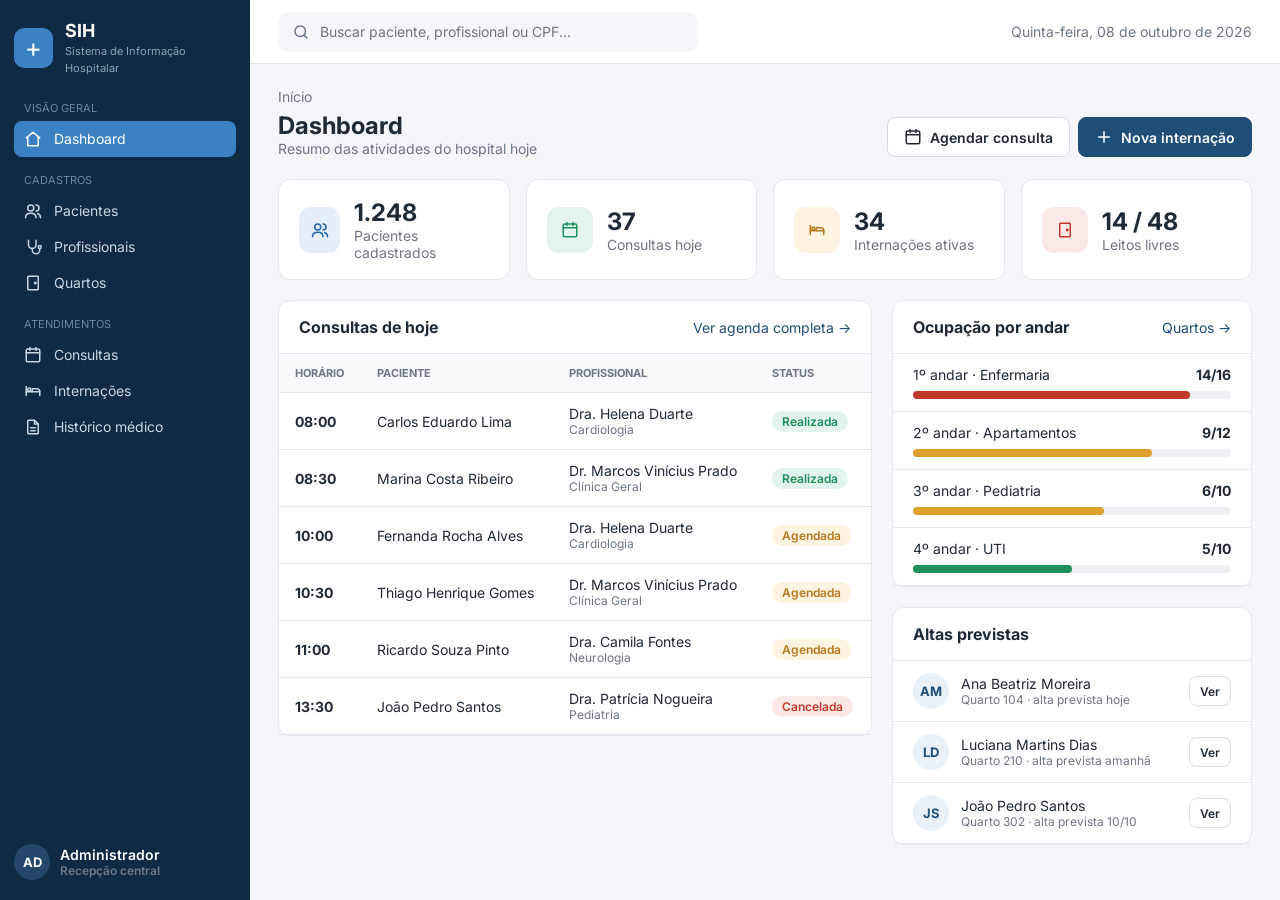
<file: src/main/resources/static/index.html>
<!DOCTYPE html>
<html lang="pt-BR">
<head>
<meta charset="UTF-8">
<meta name="viewport" content="width=device-width, initial-scale=1.0">
<title>Dashboard | SIH</title>
<link rel="preconnect" href="https://fonts.googleapis.com">
<link href="https://fonts.googleapis.com/css2?family=Inter:wght@400;500;600;700;800&display=swap" rel="stylesheet">
<link rel="stylesheet" href="css/style.css">
</head>
<body>
<aside class="sidebar">
  <div class="logo">
    <div class="logo-icone">+</div>
    <div><strong>SIH</strong><span>Sistema de Informação Hospitalar</span></div>
  </div>
  <ul class="menu">
    <li class="menu-titulo">Visão geral</li>
    <li><a href="index.html" class="ativo"><svg viewBox="0 0 24 24" fill="none" stroke="currentColor" stroke-width="2" stroke-linecap="round" stroke-linejoin="round"><path d="M3 10.5 12 3l9 7.5"/><path d="M5 9.5V21h14V9.5"/></svg>Dashboard</a></li>
    <li class="menu-titulo">Cadastros</li>
    <li><a href="pacientes.html"><svg viewBox="0 0 24 24" fill="none" stroke="currentColor" stroke-width="2" stroke-linecap="round" stroke-linejoin="round"><circle cx="9" cy="8" r="4"/><path d="M2 21c0-4 3-6 7-6s7 2 7 6"/><path d="M16 4a4 4 0 0 1 0 8"/><path d="M22 21c0-3-1.5-5-4-5.6"/></svg>Pacientes</a></li>
    <li><a href="profissionais.html"><svg viewBox="0 0 24 24" fill="none" stroke="currentColor" stroke-width="2" stroke-linecap="round" stroke-linejoin="round"><path d="M6 3v6a5 5 0 0 0 10 0V3"/><path d="M11 14v2a5 5 0 0 0 10 0v-2"/><circle cx="21" cy="12" r="2"/></svg>Profissionais</a></li>
    <li><a href="quartos.html"><svg viewBox="0 0 24 24" fill="none" stroke="currentColor" stroke-width="2" stroke-linecap="round" stroke-linejoin="round"><rect x="5" y="3" width="14" height="18" rx="1"/><circle cx="15" cy="12" r="1"/></svg>Quartos</a></li>
    <li class="menu-titulo">Atendimentos</li>
    <li><a href="consultas.html"><svg viewBox="0 0 24 24" fill="none" stroke="currentColor" stroke-width="2" stroke-linecap="round" stroke-linejoin="round"><rect x="3" y="4" width="18" height="17" rx="2"/><path d="M3 9h18M8 2v4M16 2v4"/></svg>Consultas</a></li>
    <li><a href="internacoes.html"><svg viewBox="0 0 24 24" fill="none" stroke="currentColor" stroke-width="2" stroke-linecap="round" stroke-linejoin="round"><path d="M3 18V6"/><path d="M3 13h18v5"/><path d="M21 13a4 4 0 0 0-4-4h-6v4"/><circle cx="7" cy="10" r="2"/></svg>Internações</a></li>
    <li><a href="historico.html"><svg viewBox="0 0 24 24" fill="none" stroke="currentColor" stroke-width="2" stroke-linecap="round" stroke-linejoin="round"><path d="M14 3H6a1 1 0 0 0-1 1v16a1 1 0 0 0 1 1h12a1 1 0 0 0 1-1V8z"/><path d="M14 3v5h5M9 13h6M9 17h6"/></svg>Histórico médico</a></li>
  </ul>
  <div class="usuario">
    <div class="avatar">AD</div>
    <div>Administrador<small>Recepção central</small></div>
  </div>
</aside>
<div class="principal">
  <header class="topo">
    <div class="busca-global"><svg viewBox="0 0 24 24" fill="none" stroke="currentColor" stroke-width="2" stroke-linecap="round" stroke-linejoin="round"><circle cx="11" cy="11" r="7"/><path d="m20 20-3.5-3.5"/></svg><input type="text" placeholder="Buscar paciente, profissional ou CPF..."></div>
    <div class="topo-data">Quinta-feira, 08 de outubro de 2026</div>
  </header>
  <main class="conteudo">
<div class="migalha">Início</div>
<div class="cabecalho-pagina">
  <div><h1>Dashboard</h1><p>Resumo das atividades do hospital hoje</p></div>
  <div class="acoes"><a class="btn btn-secundario" href="consulta-form.html"><svg viewBox="0 0 24 24" fill="none" stroke="currentColor" stroke-width="2" stroke-linecap="round" stroke-linejoin="round"><rect x="3" y="4" width="18" height="17" rx="2"/><path d="M3 9h18M8 2v4M16 2v4"/></svg>Agendar consulta</a><a class="btn btn-primario" href="internacao-form.html"><svg viewBox="0 0 24 24" fill="none" stroke="currentColor" stroke-width="2" stroke-linecap="round" stroke-linejoin="round"><path d="M12 5v14M5 12h14"/></svg>Nova internação</a></div>
</div><div class="grade-stats"><div class="card stat"><div class="stat-icone fundo-azul"><svg viewBox="0 0 24 24" fill="none" stroke="currentColor" stroke-width="2" stroke-linecap="round" stroke-linejoin="round"><circle cx="9" cy="8" r="4"/><path d="M2 21c0-4 3-6 7-6s7 2 7 6"/><path d="M16 4a4 4 0 0 1 0 8"/><path d="M22 21c0-3-1.5-5-4-5.6"/></svg></div><div><div class="stat-valor">1.248</div><div class="stat-rotulo">Pacientes cadastrados</div></div></div><div class="card stat"><div class="stat-icone fundo-verde"><svg viewBox="0 0 24 24" fill="none" stroke="currentColor" stroke-width="2" stroke-linecap="round" stroke-linejoin="round"><rect x="3" y="4" width="18" height="17" rx="2"/><path d="M3 9h18M8 2v4M16 2v4"/></svg></div><div><div class="stat-valor">37</div><div class="stat-rotulo">Consultas hoje</div></div></div><div class="card stat"><div class="stat-icone fundo-amarelo"><svg viewBox="0 0 24 24" fill="none" stroke="currentColor" stroke-width="2" stroke-linecap="round" stroke-linejoin="round"><path d="M3 18V6"/><path d="M3 13h18v5"/><path d="M21 13a4 4 0 0 0-4-4h-6v4"/><circle cx="7" cy="10" r="2"/></svg></div><div><div class="stat-valor">34</div><div class="stat-rotulo">Internações ativas</div></div></div><div class="card stat"><div class="stat-icone fundo-vermelho"><svg viewBox="0 0 24 24" fill="none" stroke="currentColor" stroke-width="2" stroke-linecap="round" stroke-linejoin="round"><rect x="5" y="3" width="14" height="18" rx="1"/><circle cx="15" cy="12" r="1"/></svg></div><div><div class="stat-valor">14 / 48</div><div class="stat-rotulo">Leitos livres</div></div></div></div><div class="grade-2">
  <div class="card">
    <div class="card-cabecalho"><h2>Consultas de hoje</h2><a href="consultas.html">Ver agenda completa →</a></div>
    <div class="tabela-wrap"><table class="tabela"><thead><tr><th>Horário</th><th>Paciente</th><th>Profissional</th><th>Status</th></tr></thead><tbody><tr><td><strong>08:00</strong></td><td>Carlos Eduardo Lima</td><td>Dra. Helena Duarte<br><small class="texto-suave">Cardiologia</small></td><td><span class="selo selo-verde">Realizada</span></td></tr><tr><td><strong>08:30</strong></td><td>Marina Costa Ribeiro</td><td>Dr. Marcos Vinícius Prado<br><small class="texto-suave">Clínica Geral</small></td><td><span class="selo selo-verde">Realizada</span></td></tr><tr><td><strong>10:00</strong></td><td>Fernanda Rocha Alves</td><td>Dra. Helena Duarte<br><small class="texto-suave">Cardiologia</small></td><td><span class="selo selo-amarelo">Agendada</span></td></tr><tr><td><strong>10:30</strong></td><td>Thiago Henrique Gomes</td><td>Dr. Marcos Vinícius Prado<br><small class="texto-suave">Clínica Geral</small></td><td><span class="selo selo-amarelo">Agendada</span></td></tr><tr><td><strong>11:00</strong></td><td>Ricardo Souza Pinto</td><td>Dra. Camila Fontes<br><small class="texto-suave">Neurologia</small></td><td><span class="selo selo-amarelo">Agendada</span></td></tr><tr><td><strong>13:30</strong></td><td>João Pedro Santos</td><td>Dra. Patrícia Nogueira<br><small class="texto-suave">Pediatria</small></td><td><span class="selo selo-vermelho">Cancelada</span></td></tr></tbody></table></div>
  </div>
  <div>
    <div class="card">
      <div class="card-cabecalho"><h2>Ocupação por andar</h2><a href="quartos.html">Quartos →</a></div>
      <ul class="lista-simples"><li style="display:block"><div style="display:flex;justify-content:space-between"><span>1º andar · Enfermaria</span><strong>14/16</strong></div><div class="barra cheia"><span style="width:87%"></span></div></li><li style="display:block"><div style="display:flex;justify-content:space-between"><span>2º andar · Apartamentos</span><strong>9/12</strong></div><div class="barra media"><span style="width:75%"></span></div></li><li style="display:block"><div style="display:flex;justify-content:space-between"><span>3º andar · Pediatria</span><strong>6/10</strong></div><div class="barra media"><span style="width:60%"></span></div></li><li style="display:block"><div style="display:flex;justify-content:space-between"><span>4º andar · UTI</span><strong>5/10</strong></div><div class="barra"><span style="width:50%"></span></div></li></ul>
    </div>
    <div class="card mt-20">
      <div class="card-cabecalho"><h2>Altas previstas</h2></div>
      <ul class="lista-simples"><li><div class="pessoa"><div class="avatar">AM</div><div>Ana Beatriz Moreira<small>Quarto 104 · alta prevista hoje</small></div></div><a href="internacoes.html" class="btn btn-secundario btn-pequeno">Ver</a></li><li><div class="pessoa"><div class="avatar">LD</div><div>Luciana Martins Dias<small>Quarto 210 · alta prevista amanhã</small></div></div><a href="internacoes.html" class="btn btn-secundario btn-pequeno">Ver</a></li><li><div class="pessoa"><div class="avatar">JS</div><div>João Pedro Santos<small>Quarto 302 · alta prevista 10/10</small></div></div><a href="internacoes.html" class="btn btn-secundario btn-pequeno">Ver</a></li></ul>
    </div>
  </div>
</div>
  </main>
</div>
</body>
</html>
</file>
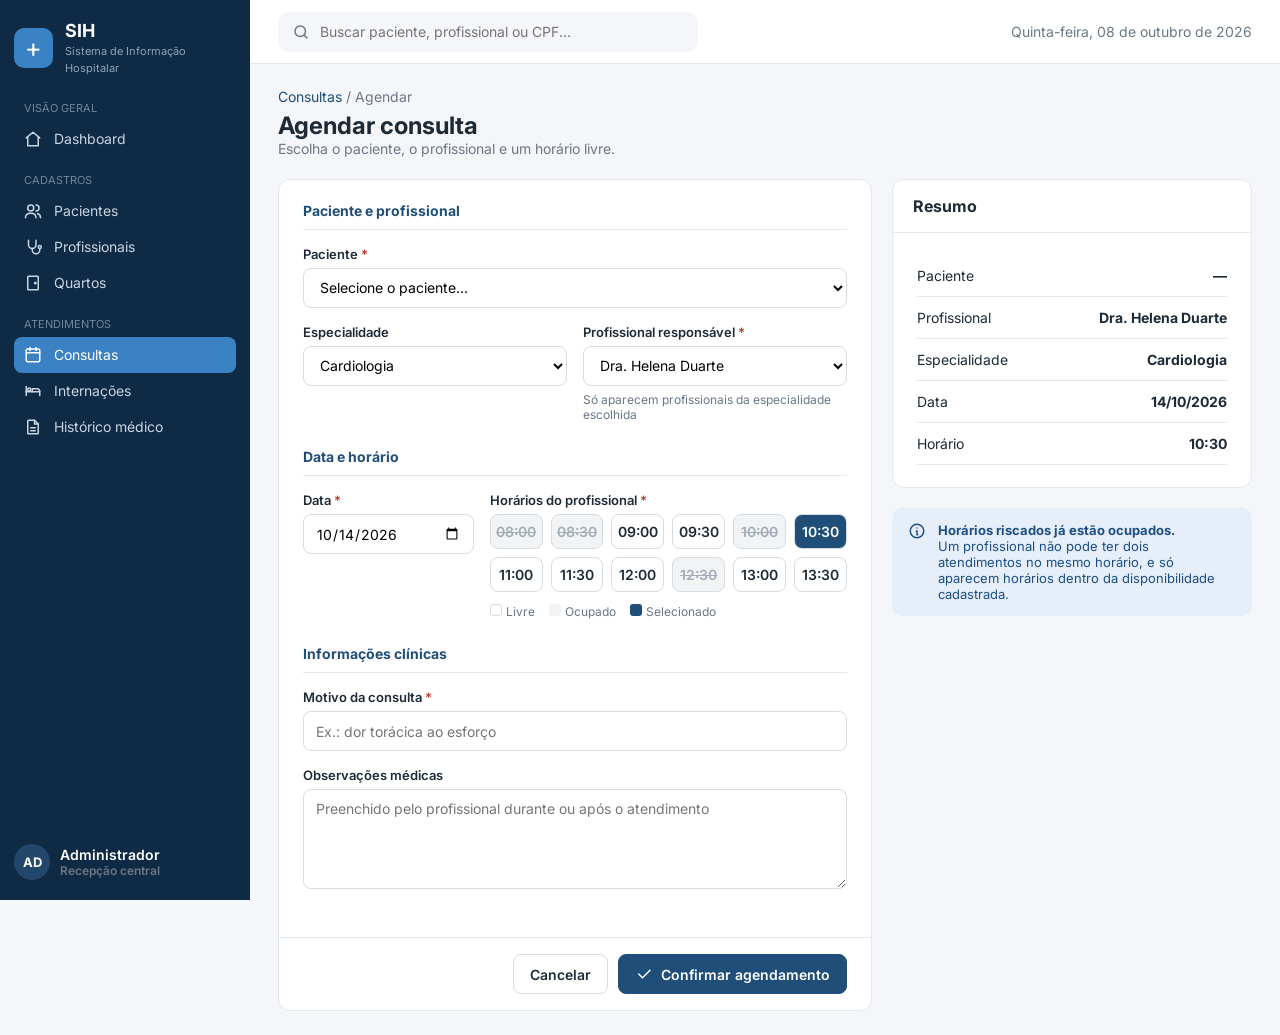
<file: src/main/resources/static/consulta-form.html>
<!DOCTYPE html>
<html lang="pt-BR">
<head>
<meta charset="UTF-8">
<meta name="viewport" content="width=device-width, initial-scale=1.0">
<title>Agendar consulta | SIH</title>
<link rel="preconnect" href="https://fonts.googleapis.com">
<link href="https://fonts.googleapis.com/css2?family=Inter:wght@400;500;600;700;800&display=swap" rel="stylesheet">
<link rel="stylesheet" href="css/style.css">
</head>
<body>
<aside class="sidebar">
  <div class="logo">
    <div class="logo-icone">+</div>
    <div><strong>SIH</strong><span>Sistema de Informação Hospitalar</span></div>
  </div>
  <ul class="menu">
    <li class="menu-titulo">Visão geral</li>
    <li><a href="index.html"><svg viewBox="0 0 24 24" fill="none" stroke="currentColor" stroke-width="2" stroke-linecap="round" stroke-linejoin="round"><path d="M3 10.5 12 3l9 7.5"/><path d="M5 9.5V21h14V9.5"/></svg>Dashboard</a></li>
    <li class="menu-titulo">Cadastros</li>
    <li><a href="pacientes.html"><svg viewBox="0 0 24 24" fill="none" stroke="currentColor" stroke-width="2" stroke-linecap="round" stroke-linejoin="round"><circle cx="9" cy="8" r="4"/><path d="M2 21c0-4 3-6 7-6s7 2 7 6"/><path d="M16 4a4 4 0 0 1 0 8"/><path d="M22 21c0-3-1.5-5-4-5.6"/></svg>Pacientes</a></li>
    <li><a href="profissionais.html"><svg viewBox="0 0 24 24" fill="none" stroke="currentColor" stroke-width="2" stroke-linecap="round" stroke-linejoin="round"><path d="M6 3v6a5 5 0 0 0 10 0V3"/><path d="M11 14v2a5 5 0 0 0 10 0v-2"/><circle cx="21" cy="12" r="2"/></svg>Profissionais</a></li>
    <li><a href="quartos.html"><svg viewBox="0 0 24 24" fill="none" stroke="currentColor" stroke-width="2" stroke-linecap="round" stroke-linejoin="round"><rect x="5" y="3" width="14" height="18" rx="1"/><circle cx="15" cy="12" r="1"/></svg>Quartos</a></li>
    <li class="menu-titulo">Atendimentos</li>
    <li><a href="consultas.html" class="ativo"><svg viewBox="0 0 24 24" fill="none" stroke="currentColor" stroke-width="2" stroke-linecap="round" stroke-linejoin="round"><rect x="3" y="4" width="18" height="17" rx="2"/><path d="M3 9h18M8 2v4M16 2v4"/></svg>Consultas</a></li>
    <li><a href="internacoes.html"><svg viewBox="0 0 24 24" fill="none" stroke="currentColor" stroke-width="2" stroke-linecap="round" stroke-linejoin="round"><path d="M3 18V6"/><path d="M3 13h18v5"/><path d="M21 13a4 4 0 0 0-4-4h-6v4"/><circle cx="7" cy="10" r="2"/></svg>Internações</a></li>
    <li><a href="historico.html"><svg viewBox="0 0 24 24" fill="none" stroke="currentColor" stroke-width="2" stroke-linecap="round" stroke-linejoin="round"><path d="M14 3H6a1 1 0 0 0-1 1v16a1 1 0 0 0 1 1h12a1 1 0 0 0 1-1V8z"/><path d="M14 3v5h5M9 13h6M9 17h6"/></svg>Histórico médico</a></li>
  </ul>
  <div class="usuario">
    <div class="avatar">AD</div>
    <div>Administrador<small>Recepção central</small></div>
  </div>
</aside>
<div class="principal">
  <header class="topo">
    <div class="busca-global"><svg viewBox="0 0 24 24" fill="none" stroke="currentColor" stroke-width="2" stroke-linecap="round" stroke-linejoin="round"><circle cx="11" cy="11" r="7"/><path d="m20 20-3.5-3.5"/></svg><input type="text" placeholder="Buscar paciente, profissional ou CPF..."></div>
    <div class="topo-data">Quinta-feira, 08 de outubro de 2026</div>
  </header>
  <main class="conteudo">
<div class="migalha"><a href="consultas.html">Consultas</a> / Agendar</div>
<div class="cabecalho-pagina">
  <div><h1>Agendar consulta</h1><p>Escolha o paciente, o profissional e um horário livre.</p></div>
  <div class="acoes"></div>
</div><div class="grade-2">
  <div class="card">
    <div class="card-corpo">
      <div class="form-secao"><h3>Paciente e profissional</h3><div class="campos"><div class="campo col-12"><label>Paciente <span class="obrigatorio">*</span></label><select><option>Selecione o paciente...</option><option>Ana Beatriz Moreira — 123.456.789-00</option><option>Carlos Eduardo Lima — 234.567.890-11</option><option>Fernanda Rocha Alves — 345.678.901-22</option><option>João Pedro Santos — 456.789.012-33</option><option>Marina Costa Ribeiro — 567.890.123-44</option><option>Ricardo Souza Pinto — 678.901.234-55</option><option>Luciana Martins Dias — 789.012.345-66</option><option>Thiago Henrique Gomes — 890.123.456-77</option></select></div><div class="campo col-6"><label>Especialidade</label><select><option>Cardiologia</option><option>Clínica Geral</option><option>Pediatria</option><option>Ortopedia</option><option>Neurologia</option></select></div><div class="campo col-6"><label>Profissional responsável <span class="obrigatorio">*</span></label><select><option>Dra. Helena Duarte</option></select><small>Só aparecem profissionais da especialidade escolhida</small></div></div></div>
      <div class="form-secao"><h3>Data e horário</h3><div class="campos"><div class="campo col-4"><label>Data <span class="obrigatorio">*</span></label><input type="date" placeholder="" value="2026-10-14"></div><div class="campo col-8"><label>Horários do profissional <span class="obrigatorio">*</span></label><div class="horarios"><div class="horario ocupado">08:00</div><div class="horario ocupado">08:30</div><div class="horario ">09:00</div><div class="horario ">09:30</div><div class="horario ocupado">10:00</div><div class="horario selecionado">10:30</div><div class="horario ">11:00</div><div class="horario ">11:30</div><div class="horario ">12:00</div><div class="horario ocupado">12:30</div><div class="horario ">13:00</div><div class="horario ">13:30</div></div><div class="legenda" style="margin-top:6px"><span><i style="background:#fff;border:1px solid #d5dce3"></i>Livre</span><span><i style="background:#f1f3f5"></i>Ocupado</span><span><i style="background:#1f4e79"></i>Selecionado</span></div></div></div></div>
      <div class="form-secao"><h3>Informações clínicas</h3><div class="campos"><div class="campo col-12"><label>Motivo da consulta <span class="obrigatorio">*</span></label><input type="text" placeholder="Ex.: dor torácica ao esforço"></div><div class="campo col-12"><label>Observações médicas</label><textarea placeholder="Preenchido pelo profissional durante ou após o atendimento"></textarea></div></div></div>
    </div>
    <div class="rodape-form"><a class="btn btn-secundario" href="consultas.html">Cancelar</a><button type="button" class="btn btn-primario"><svg viewBox="0 0 24 24" fill="none" stroke="currentColor" stroke-width="2" stroke-linecap="round" stroke-linejoin="round"><path d="m5 12 5 5L20 7"/></svg>Confirmar agendamento</button></div>
  </div>
  <div>
    <div class="card">
      <div class="card-cabecalho"><h2>Resumo</h2></div>
      <div class="card-corpo"><ul class="resumo">
        <li><span>Paciente</span><strong>—</strong></li>
        <li><span>Profissional</span><strong>Dra. Helena Duarte</strong></li>
        <li><span>Especialidade</span><strong>Cardiologia</strong></li>
        <li><span>Data</span><strong>14/10/2026</strong></li>
        <li><span>Horário</span><strong>10:30</strong></li>
      </ul></div>
    </div>
    <div class="aviso aviso-info mt-20"><svg viewBox="0 0 24 24" fill="none" stroke="currentColor" stroke-width="2" stroke-linecap="round" stroke-linejoin="round"><circle cx="12" cy="12" r="9"/><path d="M12 8h.01M11 12h1v5h1"/></svg><div><strong>Horários riscados já estão ocupados.</strong><br>Um profissional não pode ter dois atendimentos no mesmo horário, e só aparecem horários dentro da disponibilidade cadastrada.</div></div>
  </div>
</div>
  </main>
</div>
</body>
</html>
</file>
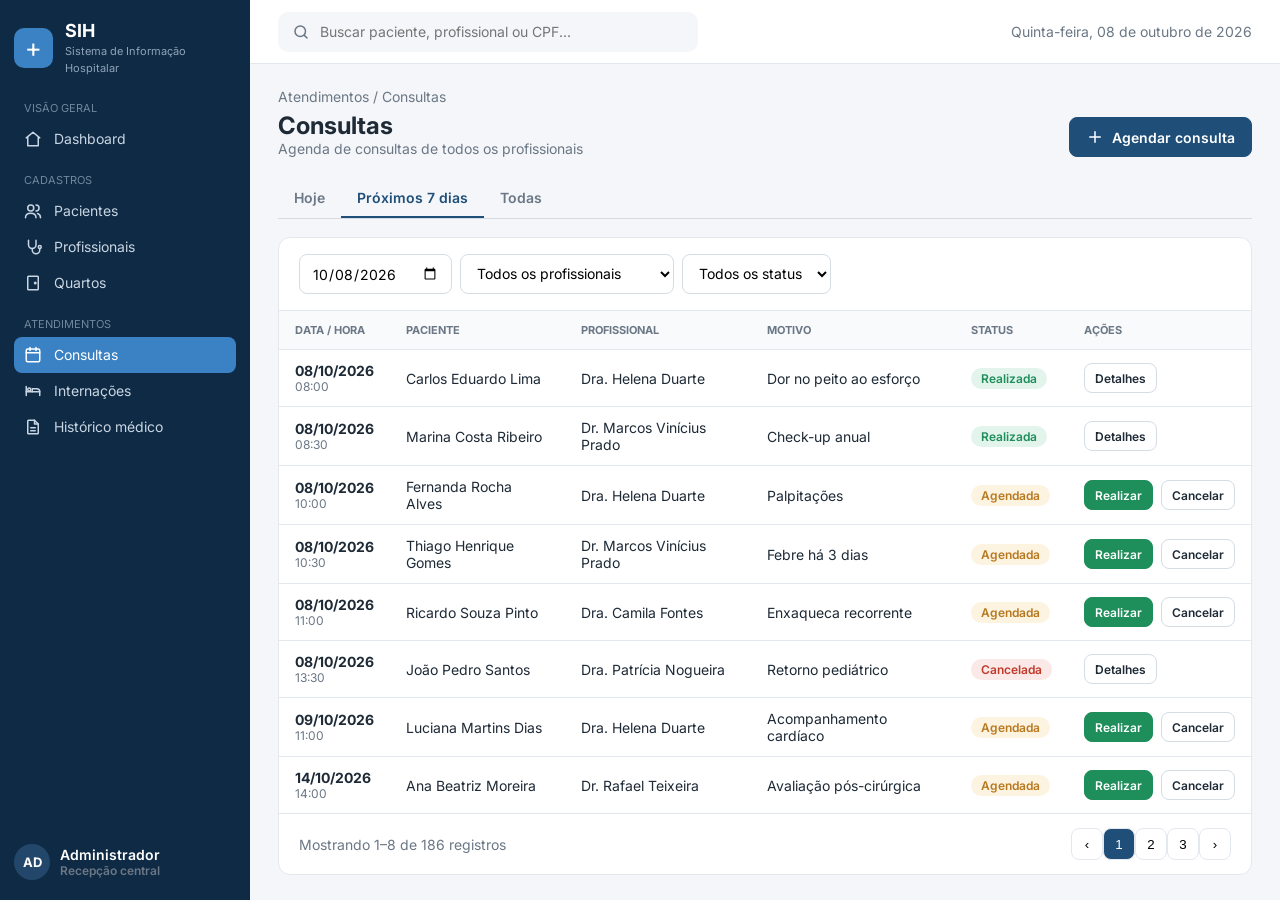
<file: src/main/resources/static/consultas.html>
<!DOCTYPE html>
<html lang="pt-BR">
<head>
<meta charset="UTF-8">
<meta name="viewport" content="width=device-width, initial-scale=1.0">
<title>Consultas | SIH</title>
<link rel="preconnect" href="https://fonts.googleapis.com">
<link href="https://fonts.googleapis.com/css2?family=Inter:wght@400;500;600;700;800&display=swap" rel="stylesheet">
<link rel="stylesheet" href="css/style.css">
</head>
<body>
<aside class="sidebar">
  <div class="logo">
    <div class="logo-icone">+</div>
    <div><strong>SIH</strong><span>Sistema de Informação Hospitalar</span></div>
  </div>
  <ul class="menu">
    <li class="menu-titulo">Visão geral</li>
    <li><a href="index.html"><svg viewBox="0 0 24 24" fill="none" stroke="currentColor" stroke-width="2" stroke-linecap="round" stroke-linejoin="round"><path d="M3 10.5 12 3l9 7.5"/><path d="M5 9.5V21h14V9.5"/></svg>Dashboard</a></li>
    <li class="menu-titulo">Cadastros</li>
    <li><a href="pacientes.html"><svg viewBox="0 0 24 24" fill="none" stroke="currentColor" stroke-width="2" stroke-linecap="round" stroke-linejoin="round"><circle cx="9" cy="8" r="4"/><path d="M2 21c0-4 3-6 7-6s7 2 7 6"/><path d="M16 4a4 4 0 0 1 0 8"/><path d="M22 21c0-3-1.5-5-4-5.6"/></svg>Pacientes</a></li>
    <li><a href="profissionais.html"><svg viewBox="0 0 24 24" fill="none" stroke="currentColor" stroke-width="2" stroke-linecap="round" stroke-linejoin="round"><path d="M6 3v6a5 5 0 0 0 10 0V3"/><path d="M11 14v2a5 5 0 0 0 10 0v-2"/><circle cx="21" cy="12" r="2"/></svg>Profissionais</a></li>
    <li><a href="quartos.html"><svg viewBox="0 0 24 24" fill="none" stroke="currentColor" stroke-width="2" stroke-linecap="round" stroke-linejoin="round"><rect x="5" y="3" width="14" height="18" rx="1"/><circle cx="15" cy="12" r="1"/></svg>Quartos</a></li>
    <li class="menu-titulo">Atendimentos</li>
    <li><a href="consultas.html" class="ativo"><svg viewBox="0 0 24 24" fill="none" stroke="currentColor" stroke-width="2" stroke-linecap="round" stroke-linejoin="round"><rect x="3" y="4" width="18" height="17" rx="2"/><path d="M3 9h18M8 2v4M16 2v4"/></svg>Consultas</a></li>
    <li><a href="internacoes.html"><svg viewBox="0 0 24 24" fill="none" stroke="currentColor" stroke-width="2" stroke-linecap="round" stroke-linejoin="round"><path d="M3 18V6"/><path d="M3 13h18v5"/><path d="M21 13a4 4 0 0 0-4-4h-6v4"/><circle cx="7" cy="10" r="2"/></svg>Internações</a></li>
    <li><a href="historico.html"><svg viewBox="0 0 24 24" fill="none" stroke="currentColor" stroke-width="2" stroke-linecap="round" stroke-linejoin="round"><path d="M14 3H6a1 1 0 0 0-1 1v16a1 1 0 0 0 1 1h12a1 1 0 0 0 1-1V8z"/><path d="M14 3v5h5M9 13h6M9 17h6"/></svg>Histórico médico</a></li>
  </ul>
  <div class="usuario">
    <div class="avatar">AD</div>
    <div>Administrador<small>Recepção central</small></div>
  </div>
</aside>
<div class="principal">
  <header class="topo">
    <div class="busca-global"><svg viewBox="0 0 24 24" fill="none" stroke="currentColor" stroke-width="2" stroke-linecap="round" stroke-linejoin="round"><circle cx="11" cy="11" r="7"/><path d="m20 20-3.5-3.5"/></svg><input type="text" placeholder="Buscar paciente, profissional ou CPF..."></div>
    <div class="topo-data">Quinta-feira, 08 de outubro de 2026</div>
  </header>
  <main class="conteudo">
<div class="migalha">Atendimentos / Consultas</div>
<div class="cabecalho-pagina">
  <div><h1>Consultas</h1><p>Agenda de consultas de todos os profissionais</p></div>
  <div class="acoes"><a class="btn btn-primario" href="consulta-form.html"><svg viewBox="0 0 24 24" fill="none" stroke="currentColor" stroke-width="2" stroke-linecap="round" stroke-linejoin="round"><path d="M12 5v14M5 12h14"/></svg>Agendar consulta</a></div>
</div><div class="abas"><a href="#">Hoje</a><a href="#" class="ativo">Próximos 7 dias</a><a href="#">Todas</a></div>
<div class="card">
  <div class="card-cabecalho">
    <div class="filtros">
      <input type="date" value="2026-10-08">
      <select><option>Todos os profissionais</option><option>Dra. Helena Duarte</option><option>Dr. Marcos Vinícius Prado</option><option>Dra. Patrícia Nogueira</option><option>Dr. Rafael Teixeira</option><option>Dra. Camila Fontes</option><option>Enf. Bruno Carvalho</option></select>
      <select><option>Todos os status</option><option>Agendada</option><option>Realizada</option><option>Cancelada</option></select>
    </div>
  </div>
  <div class="tabela-wrap"><table class="tabela"><thead><tr><th>Data / hora</th><th>Paciente</th><th>Profissional</th><th>Motivo</th><th>Status</th><th>Ações</th></tr></thead><tbody><tr><td><strong>08/10/2026</strong><br><small class="texto-suave">08:00</small></td><td>Carlos Eduardo Lima</td><td>Dra. Helena Duarte</td><td>Dor no peito ao esforço</td><td><span class="selo selo-verde">Realizada</span></td><td><div class="acoes-linha"><button type="button" class="btn btn-secundario btn-pequeno">Detalhes</button></div></td></tr><tr><td><strong>08/10/2026</strong><br><small class="texto-suave">08:30</small></td><td>Marina Costa Ribeiro</td><td>Dr. Marcos Vinícius Prado</td><td>Check-up anual</td><td><span class="selo selo-verde">Realizada</span></td><td><div class="acoes-linha"><button type="button" class="btn btn-secundario btn-pequeno">Detalhes</button></div></td></tr><tr><td><strong>08/10/2026</strong><br><small class="texto-suave">10:00</small></td><td>Fernanda Rocha Alves</td><td>Dra. Helena Duarte</td><td>Palpitações</td><td><span class="selo selo-amarelo">Agendada</span></td><td><div class="acoes-linha"><button type="button" class="btn btn-sucesso btn-pequeno">Realizar</button><button type="button" class="btn btn-secundario btn-pequeno">Cancelar</button></div></td></tr><tr><td><strong>08/10/2026</strong><br><small class="texto-suave">10:30</small></td><td>Thiago Henrique Gomes</td><td>Dr. Marcos Vinícius Prado</td><td>Febre há 3 dias</td><td><span class="selo selo-amarelo">Agendada</span></td><td><div class="acoes-linha"><button type="button" class="btn btn-sucesso btn-pequeno">Realizar</button><button type="button" class="btn btn-secundario btn-pequeno">Cancelar</button></div></td></tr><tr><td><strong>08/10/2026</strong><br><small class="texto-suave">11:00</small></td><td>Ricardo Souza Pinto</td><td>Dra. Camila Fontes</td><td>Enxaqueca recorrente</td><td><span class="selo selo-amarelo">Agendada</span></td><td><div class="acoes-linha"><button type="button" class="btn btn-sucesso btn-pequeno">Realizar</button><button type="button" class="btn btn-secundario btn-pequeno">Cancelar</button></div></td></tr><tr><td><strong>08/10/2026</strong><br><small class="texto-suave">13:30</small></td><td>João Pedro Santos</td><td>Dra. Patrícia Nogueira</td><td>Retorno pediátrico</td><td><span class="selo selo-vermelho">Cancelada</span></td><td><div class="acoes-linha"><button type="button" class="btn btn-secundario btn-pequeno">Detalhes</button></div></td></tr><tr><td><strong>09/10/2026</strong><br><small class="texto-suave">11:00</small></td><td>Luciana Martins Dias</td><td>Dra. Helena Duarte</td><td>Acompanhamento cardíaco</td><td><span class="selo selo-amarelo">Agendada</span></td><td><div class="acoes-linha"><button type="button" class="btn btn-sucesso btn-pequeno">Realizar</button><button type="button" class="btn btn-secundario btn-pequeno">Cancelar</button></div></td></tr><tr><td><strong>14/10/2026</strong><br><small class="texto-suave">14:00</small></td><td>Ana Beatriz Moreira</td><td>Dr. Rafael Teixeira</td><td>Avaliação pós-cirúrgica</td><td><span class="selo selo-amarelo">Agendada</span></td><td><div class="acoes-linha"><button type="button" class="btn btn-sucesso btn-pequeno">Realizar</button><button type="button" class="btn btn-secundario btn-pequeno">Cancelar</button></div></td></tr></tbody></table></div>
  <div class="paginacao"><span>Mostrando 1–8 de 186 registros</span><div><button type="button">‹</button><button type="button" class="atual">1</button><button type="button">2</button><button type="button">3</button><button type="button">›</button></div></div>
</div>
  </main>
</div>
</body>
</html>
</file>
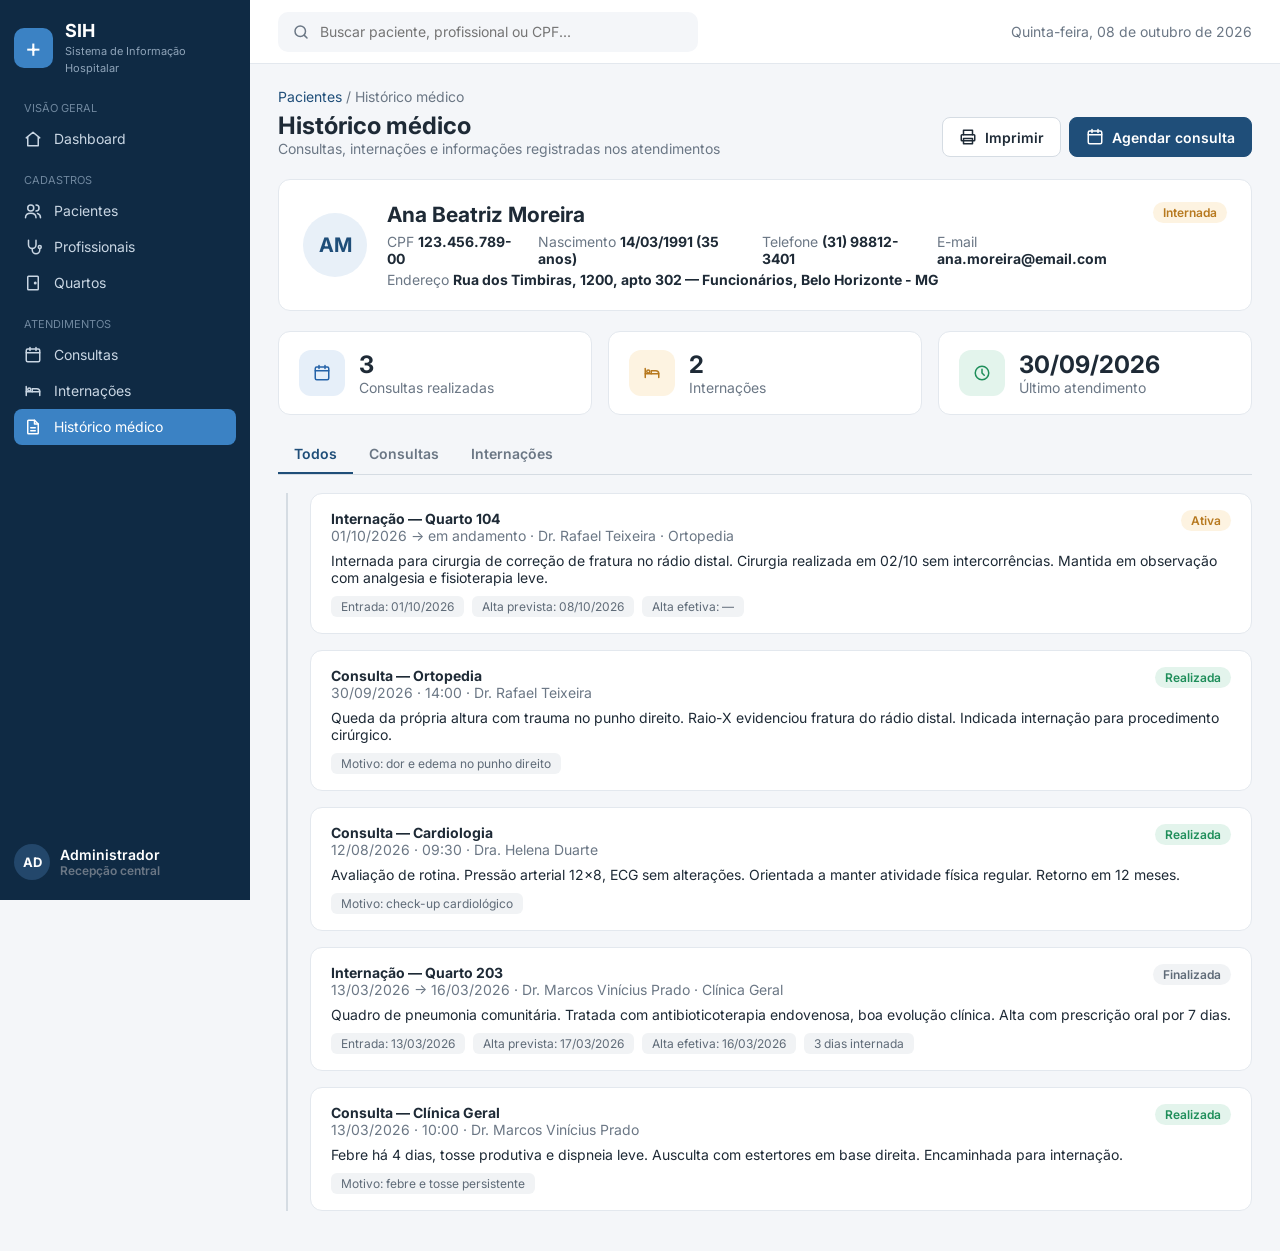
<file: src/main/resources/static/historico.html>
<!DOCTYPE html>
<html lang="pt-BR">
<head>
<meta charset="UTF-8">
<meta name="viewport" content="width=device-width, initial-scale=1.0">
<title>Histórico médico | SIH</title>
<link rel="preconnect" href="https://fonts.googleapis.com">
<link href="https://fonts.googleapis.com/css2?family=Inter:wght@400;500;600;700;800&display=swap" rel="stylesheet">
<link rel="stylesheet" href="css/style.css">
</head>
<body>
<aside class="sidebar">
  <div class="logo">
    <div class="logo-icone">+</div>
    <div><strong>SIH</strong><span>Sistema de Informação Hospitalar</span></div>
  </div>
  <ul class="menu">
    <li class="menu-titulo">Visão geral</li>
    <li><a href="index.html"><svg viewBox="0 0 24 24" fill="none" stroke="currentColor" stroke-width="2" stroke-linecap="round" stroke-linejoin="round"><path d="M3 10.5 12 3l9 7.5"/><path d="M5 9.5V21h14V9.5"/></svg>Dashboard</a></li>
    <li class="menu-titulo">Cadastros</li>
    <li><a href="pacientes.html"><svg viewBox="0 0 24 24" fill="none" stroke="currentColor" stroke-width="2" stroke-linecap="round" stroke-linejoin="round"><circle cx="9" cy="8" r="4"/><path d="M2 21c0-4 3-6 7-6s7 2 7 6"/><path d="M16 4a4 4 0 0 1 0 8"/><path d="M22 21c0-3-1.5-5-4-5.6"/></svg>Pacientes</a></li>
    <li><a href="profissionais.html"><svg viewBox="0 0 24 24" fill="none" stroke="currentColor" stroke-width="2" stroke-linecap="round" stroke-linejoin="round"><path d="M6 3v6a5 5 0 0 0 10 0V3"/><path d="M11 14v2a5 5 0 0 0 10 0v-2"/><circle cx="21" cy="12" r="2"/></svg>Profissionais</a></li>
    <li><a href="quartos.html"><svg viewBox="0 0 24 24" fill="none" stroke="currentColor" stroke-width="2" stroke-linecap="round" stroke-linejoin="round"><rect x="5" y="3" width="14" height="18" rx="1"/><circle cx="15" cy="12" r="1"/></svg>Quartos</a></li>
    <li class="menu-titulo">Atendimentos</li>
    <li><a href="consultas.html"><svg viewBox="0 0 24 24" fill="none" stroke="currentColor" stroke-width="2" stroke-linecap="round" stroke-linejoin="round"><rect x="3" y="4" width="18" height="17" rx="2"/><path d="M3 9h18M8 2v4M16 2v4"/></svg>Consultas</a></li>
    <li><a href="internacoes.html"><svg viewBox="0 0 24 24" fill="none" stroke="currentColor" stroke-width="2" stroke-linecap="round" stroke-linejoin="round"><path d="M3 18V6"/><path d="M3 13h18v5"/><path d="M21 13a4 4 0 0 0-4-4h-6v4"/><circle cx="7" cy="10" r="2"/></svg>Internações</a></li>
    <li><a href="historico.html" class="ativo"><svg viewBox="0 0 24 24" fill="none" stroke="currentColor" stroke-width="2" stroke-linecap="round" stroke-linejoin="round"><path d="M14 3H6a1 1 0 0 0-1 1v16a1 1 0 0 0 1 1h12a1 1 0 0 0 1-1V8z"/><path d="M14 3v5h5M9 13h6M9 17h6"/></svg>Histórico médico</a></li>
  </ul>
  <div class="usuario">
    <div class="avatar">AD</div>
    <div>Administrador<small>Recepção central</small></div>
  </div>
</aside>
<div class="principal">
  <header class="topo">
    <div class="busca-global"><svg viewBox="0 0 24 24" fill="none" stroke="currentColor" stroke-width="2" stroke-linecap="round" stroke-linejoin="round"><circle cx="11" cy="11" r="7"/><path d="m20 20-3.5-3.5"/></svg><input type="text" placeholder="Buscar paciente, profissional ou CPF..."></div>
    <div class="topo-data">Quinta-feira, 08 de outubro de 2026</div>
  </header>
  <main class="conteudo">
<div class="migalha"><a href="pacientes.html">Pacientes</a> / Histórico médico</div>
<div class="cabecalho-pagina">
  <div><h1>Histórico médico</h1><p>Consultas, internações e informações registradas nos atendimentos</p></div>
  <div class="acoes"><button type="button" class="btn btn-secundario"><svg viewBox="0 0 24 24" fill="none" stroke="currentColor" stroke-width="2" stroke-linecap="round" stroke-linejoin="round"><path d="M6 9V3h12v6"/><rect x="3" y="9" width="18" height="8" rx="1"/><path d="M6 14h12v7H6z"/></svg>Imprimir</button><a class="btn btn-primario" href="consulta-form.html"><svg viewBox="0 0 24 24" fill="none" stroke="currentColor" stroke-width="2" stroke-linecap="round" stroke-linejoin="round"><rect x="3" y="4" width="18" height="17" rx="2"/><path d="M3 9h18M8 2v4M16 2v4"/></svg>Agendar consulta</a></div>
</div><div class="card perfil">
  <div class="avatar">AM</div>
  <div style="flex:1">
    <h2>Ana Beatriz Moreira</h2>
    <div class="perfil-dados">
      <span>CPF <strong>123.456.789-00</strong></span>
      <span>Nascimento <strong>14/03/1991 (35 anos)</strong></span>
      <span>Telefone <strong>(31) 98812-3401</strong></span>
      <span>E-mail <strong>ana.moreira@email.com</strong></span>
    </div>
    <div class="perfil-dados" style="margin-top:4px"><span>Endereço <strong>Rua dos Timbiras, 1200, apto 302 — Funcionários, Belo Horizonte - MG</strong></span></div>
  </div>
  <span class="selo selo-amarelo">Internada</span>
</div>
<div class="grade-stats" style="grid-template-columns:repeat(3,1fr)">
  <div class="card stat"><div class="stat-icone fundo-azul"><svg viewBox="0 0 24 24" fill="none" stroke="currentColor" stroke-width="2" stroke-linecap="round" stroke-linejoin="round"><rect x="3" y="4" width="18" height="17" rx="2"/><path d="M3 9h18M8 2v4M16 2v4"/></svg></div><div><div class="stat-valor">3</div><div class="stat-rotulo">Consultas realizadas</div></div></div>
  <div class="card stat"><div class="stat-icone fundo-amarelo"><svg viewBox="0 0 24 24" fill="none" stroke="currentColor" stroke-width="2" stroke-linecap="round" stroke-linejoin="round"><path d="M3 18V6"/><path d="M3 13h18v5"/><path d="M21 13a4 4 0 0 0-4-4h-6v4"/><circle cx="7" cy="10" r="2"/></svg></div><div><div class="stat-valor">2</div><div class="stat-rotulo">Internações</div></div></div>
  <div class="card stat"><div class="stat-icone fundo-verde"><svg viewBox="0 0 24 24" fill="none" stroke="currentColor" stroke-width="2" stroke-linecap="round" stroke-linejoin="round"><circle cx="12" cy="12" r="9"/><path d="M12 7v5l3 3"/></svg></div><div><div class="stat-valor">30/09/2026</div><div class="stat-rotulo">Último atendimento</div></div></div>
</div>
<div class="abas"><a href="#" class="ativo">Todos</a><a href="#">Consultas</a><a href="#">Internações</a></div>
<div class="linha-tempo"><div class="evento internacao"><div class="card evento-corpo"><div class="evento-topo"><div><h4>Internação — Quarto 104</h4><div class="evento-data">01/10/2026 → em andamento · Dr. Rafael Teixeira · Ortopedia</div></div><span class="selo selo-amarelo">Ativa</span></div><p>Internada para cirurgia de correção de fratura no rádio distal. Cirurgia realizada em 02/10 sem intercorrências. Mantida em observação com analgesia e fisioterapia leve.</p><div class="evento-meta"><span>Entrada: 01/10/2026</span><span>Alta prevista: 08/10/2026</span><span>Alta efetiva: —</span></div></div></div><div class="evento consulta"><div class="card evento-corpo"><div class="evento-topo"><div><h4>Consulta — Ortopedia</h4><div class="evento-data">30/09/2026 · 14:00 · Dr. Rafael Teixeira</div></div><span class="selo selo-verde">Realizada</span></div><p>Queda da própria altura com trauma no punho direito. Raio-X evidenciou fratura do rádio distal. Indicada internação para procedimento cirúrgico.</p><div class="evento-meta"><span>Motivo: dor e edema no punho direito</span></div></div></div><div class="evento consulta"><div class="card evento-corpo"><div class="evento-topo"><div><h4>Consulta — Cardiologia</h4><div class="evento-data">12/08/2026 · 09:30 · Dra. Helena Duarte</div></div><span class="selo selo-verde">Realizada</span></div><p>Avaliação de rotina. Pressão arterial 12x8, ECG sem alterações. Orientada a manter atividade física regular. Retorno em 12 meses.</p><div class="evento-meta"><span>Motivo: check-up cardiológico</span></div></div></div><div class="evento internacao"><div class="card evento-corpo"><div class="evento-topo"><div><h4>Internação — Quarto 203</h4><div class="evento-data">13/03/2026 → 16/03/2026 · Dr. Marcos Vinícius Prado · Clínica Geral</div></div><span class="selo selo-cinza">Finalizada</span></div><p>Quadro de pneumonia comunitária. Tratada com antibioticoterapia endovenosa, boa evolução clínica. Alta com prescrição oral por 7 dias.</p><div class="evento-meta"><span>Entrada: 13/03/2026</span><span>Alta prevista: 17/03/2026</span><span>Alta efetiva: 16/03/2026</span><span>3 dias internada</span></div></div></div><div class="evento consulta"><div class="card evento-corpo"><div class="evento-topo"><div><h4>Consulta — Clínica Geral</h4><div class="evento-data">13/03/2026 · 10:00 · Dr. Marcos Vinícius Prado</div></div><span class="selo selo-verde">Realizada</span></div><p>Febre há 4 dias, tosse produtiva e dispneia leve. Ausculta com estertores em base direita. Encaminhada para internação.</p><div class="evento-meta"><span>Motivo: febre e tosse persistente</span></div></div></div></div>
  </main>
</div>
</body>
</html>
</file>
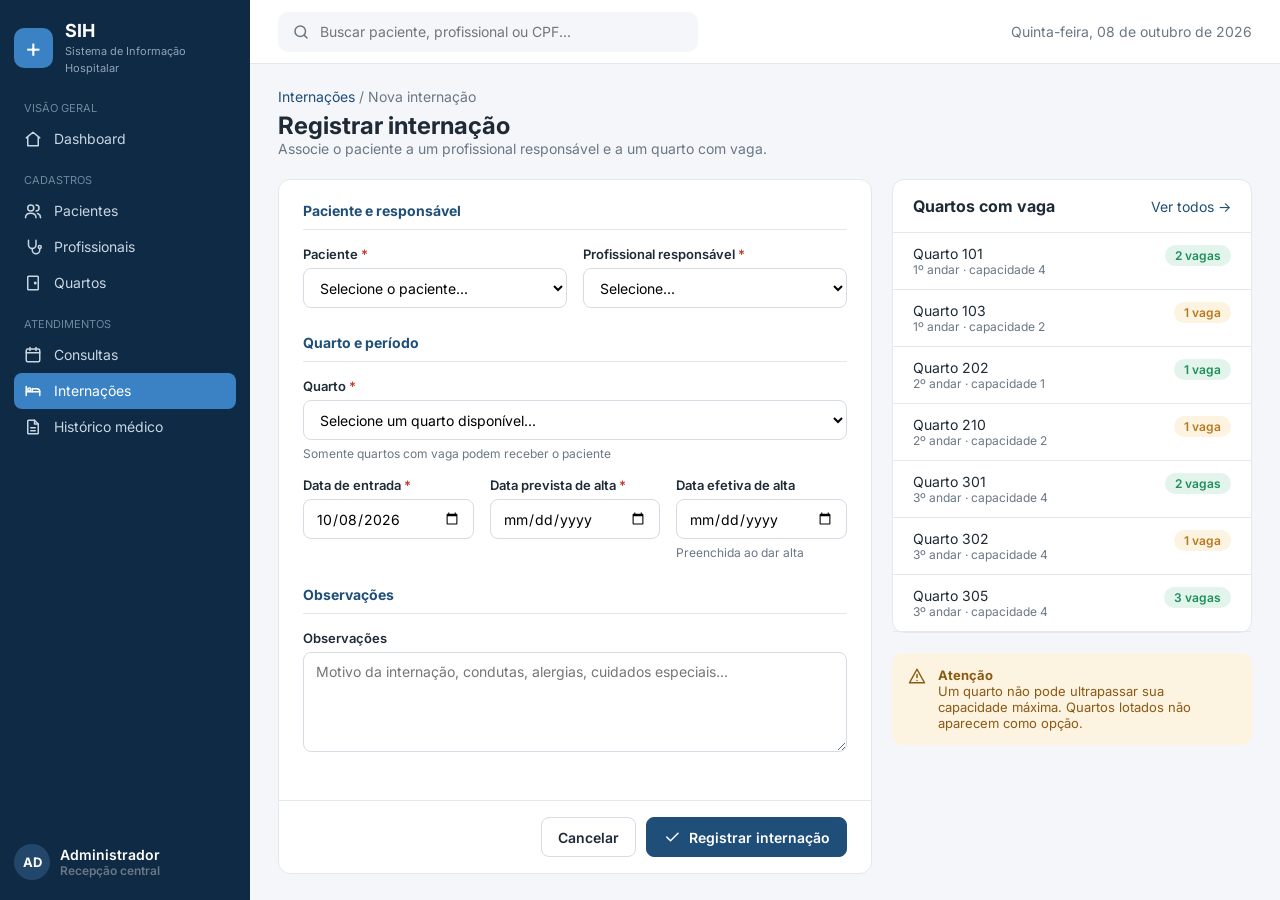
<file: src/main/resources/static/internacao-form.html>
<!DOCTYPE html>
<html lang="pt-BR">
<head>
<meta charset="UTF-8">
<meta name="viewport" content="width=device-width, initial-scale=1.0">
<title>Nova internação | SIH</title>
<link rel="preconnect" href="https://fonts.googleapis.com">
<link href="https://fonts.googleapis.com/css2?family=Inter:wght@400;500;600;700;800&display=swap" rel="stylesheet">
<link rel="stylesheet" href="css/style.css">
</head>
<body>
<aside class="sidebar">
  <div class="logo">
    <div class="logo-icone">+</div>
    <div><strong>SIH</strong><span>Sistema de Informação Hospitalar</span></div>
  </div>
  <ul class="menu">
    <li class="menu-titulo">Visão geral</li>
    <li><a href="index.html"><svg viewBox="0 0 24 24" fill="none" stroke="currentColor" stroke-width="2" stroke-linecap="round" stroke-linejoin="round"><path d="M3 10.5 12 3l9 7.5"/><path d="M5 9.5V21h14V9.5"/></svg>Dashboard</a></li>
    <li class="menu-titulo">Cadastros</li>
    <li><a href="pacientes.html"><svg viewBox="0 0 24 24" fill="none" stroke="currentColor" stroke-width="2" stroke-linecap="round" stroke-linejoin="round"><circle cx="9" cy="8" r="4"/><path d="M2 21c0-4 3-6 7-6s7 2 7 6"/><path d="M16 4a4 4 0 0 1 0 8"/><path d="M22 21c0-3-1.5-5-4-5.6"/></svg>Pacientes</a></li>
    <li><a href="profissionais.html"><svg viewBox="0 0 24 24" fill="none" stroke="currentColor" stroke-width="2" stroke-linecap="round" stroke-linejoin="round"><path d="M6 3v6a5 5 0 0 0 10 0V3"/><path d="M11 14v2a5 5 0 0 0 10 0v-2"/><circle cx="21" cy="12" r="2"/></svg>Profissionais</a></li>
    <li><a href="quartos.html"><svg viewBox="0 0 24 24" fill="none" stroke="currentColor" stroke-width="2" stroke-linecap="round" stroke-linejoin="round"><rect x="5" y="3" width="14" height="18" rx="1"/><circle cx="15" cy="12" r="1"/></svg>Quartos</a></li>
    <li class="menu-titulo">Atendimentos</li>
    <li><a href="consultas.html"><svg viewBox="0 0 24 24" fill="none" stroke="currentColor" stroke-width="2" stroke-linecap="round" stroke-linejoin="round"><rect x="3" y="4" width="18" height="17" rx="2"/><path d="M3 9h18M8 2v4M16 2v4"/></svg>Consultas</a></li>
    <li><a href="internacoes.html" class="ativo"><svg viewBox="0 0 24 24" fill="none" stroke="currentColor" stroke-width="2" stroke-linecap="round" stroke-linejoin="round"><path d="M3 18V6"/><path d="M3 13h18v5"/><path d="M21 13a4 4 0 0 0-4-4h-6v4"/><circle cx="7" cy="10" r="2"/></svg>Internações</a></li>
    <li><a href="historico.html"><svg viewBox="0 0 24 24" fill="none" stroke="currentColor" stroke-width="2" stroke-linecap="round" stroke-linejoin="round"><path d="M14 3H6a1 1 0 0 0-1 1v16a1 1 0 0 0 1 1h12a1 1 0 0 0 1-1V8z"/><path d="M14 3v5h5M9 13h6M9 17h6"/></svg>Histórico médico</a></li>
  </ul>
  <div class="usuario">
    <div class="avatar">AD</div>
    <div>Administrador<small>Recepção central</small></div>
  </div>
</aside>
<div class="principal">
  <header class="topo">
    <div class="busca-global"><svg viewBox="0 0 24 24" fill="none" stroke="currentColor" stroke-width="2" stroke-linecap="round" stroke-linejoin="round"><circle cx="11" cy="11" r="7"/><path d="m20 20-3.5-3.5"/></svg><input type="text" placeholder="Buscar paciente, profissional ou CPF..."></div>
    <div class="topo-data">Quinta-feira, 08 de outubro de 2026</div>
  </header>
  <main class="conteudo">
<div class="migalha"><a href="internacoes.html">Internações</a> / Nova internação</div>
<div class="cabecalho-pagina">
  <div><h1>Registrar internação</h1><p>Associe o paciente a um profissional responsável e a um quarto com vaga.</p></div>
  <div class="acoes"></div>
</div><div class="grade-2">
  <div class="card">
    <div class="card-corpo">
      <div class="form-secao"><h3>Paciente e responsável</h3><div class="campos"><div class="campo col-6"><label>Paciente <span class="obrigatorio">*</span></label><select><option>Selecione o paciente...</option><option>Ana Beatriz Moreira</option><option>Carlos Eduardo Lima</option><option>Fernanda Rocha Alves</option><option>João Pedro Santos</option><option>Marina Costa Ribeiro</option><option>Ricardo Souza Pinto</option><option>Luciana Martins Dias</option><option>Thiago Henrique Gomes</option></select></div><div class="campo col-6"><label>Profissional responsável <span class="obrigatorio">*</span></label><select><option>Selecione...</option><option>Dra. Helena Duarte</option><option>Dr. Marcos Vinícius Prado</option><option>Dra. Patrícia Nogueira</option><option>Dr. Rafael Teixeira</option><option>Dra. Camila Fontes</option><option>Enf. Bruno Carvalho</option></select></div></div></div>
      <div class="form-secao"><h3>Quarto e período</h3><div class="campos"><div class="campo col-12"><label>Quarto <span class="obrigatorio">*</span></label><select><option>Selecione um quarto disponível...</option><option>101 — 1º andar (2 vagas de 4)</option><option>103 — 1º andar (1 vaga de 2)</option><option>202 — 2º andar (1 vaga de 1)</option><option>210 — 2º andar (1 vaga de 2)</option><option>301 — 3º andar (2 vagas de 4)</option><option>302 — 3º andar (1 vaga de 4)</option><option>305 — 3º andar (3 vagas de 4)</option></select><small>Somente quartos com vaga podem receber o paciente</small></div><div class="campo col-4"><label>Data de entrada <span class="obrigatorio">*</span></label><input type="date" placeholder="" value="2026-10-08"></div><div class="campo col-4"><label>Data prevista de alta <span class="obrigatorio">*</span></label><input type="date" placeholder=""></div><div class="campo col-4"><label>Data efetiva de alta</label><input type="date" placeholder=""><small>Preenchida ao dar alta</small></div></div></div>
      <div class="form-secao"><h3>Observações</h3><div class="campos"><div class="campo col-12"><label>Observações</label><textarea placeholder="Motivo da internação, condutas, alergias, cuidados especiais..."></textarea></div></div></div>
    </div>
    <div class="rodape-form"><a class="btn btn-secundario" href="internacoes.html">Cancelar</a><button type="button" class="btn btn-primario"><svg viewBox="0 0 24 24" fill="none" stroke="currentColor" stroke-width="2" stroke-linecap="round" stroke-linejoin="round"><path d="m5 12 5 5L20 7"/></svg>Registrar internação</button></div>
  </div>
  <div>
    <div class="card">
      <div class="card-cabecalho"><h2>Quartos com vaga</h2><a href="quartos.html">Ver todos →</a></div>
      <ul class="lista-simples">
        <li><div>Quarto 101<small>1º andar · capacidade 4</small></div><span class="selo selo-verde">2 vagas</span></li>
        <li><div>Quarto 103<small>1º andar · capacidade 2</small></div><span class="selo selo-amarelo">1 vaga</span></li>
        <li><div>Quarto 202<small>2º andar · capacidade 1</small></div><span class="selo selo-verde">1 vaga</span></li>
        <li><div>Quarto 210<small>2º andar · capacidade 2</small></div><span class="selo selo-amarelo">1 vaga</span></li>
        <li><div>Quarto 301<small>3º andar · capacidade 4</small></div><span class="selo selo-verde">2 vagas</span></li>
        <li><div>Quarto 302<small>3º andar · capacidade 4</small></div><span class="selo selo-amarelo">1 vaga</span></li>
        <li><div>Quarto 305<small>3º andar · capacidade 4</small></div><span class="selo selo-verde">3 vagas</span></li>
      </ul>
    </div>
    <div class="aviso aviso-alerta mt-20"><svg viewBox="0 0 24 24" fill="none" stroke="currentColor" stroke-width="2" stroke-linecap="round" stroke-linejoin="round"><path d="M12 3 2 21h20z"/><path d="M12 10v4M12 18h.01"/></svg><div><strong>Atenção</strong><br>Um quarto não pode ultrapassar sua capacidade máxima. Quartos lotados não aparecem como opção.</div></div>
  </div>
</div>
  </main>
</div>
</body>
</html>
</file>
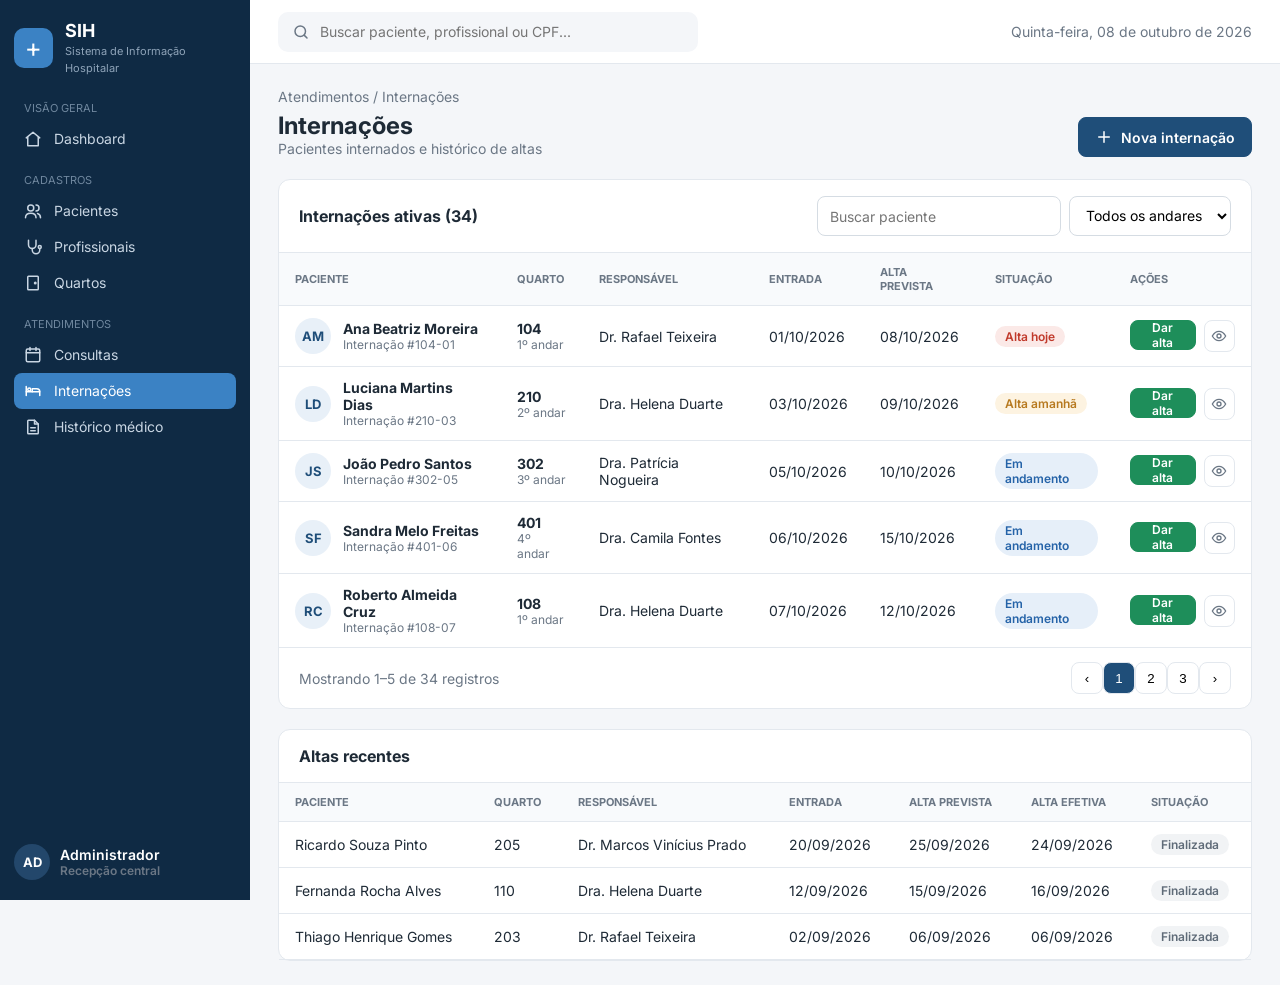
<file: src/main/resources/static/internacoes.html>
<!DOCTYPE html>
<html lang="pt-BR">
<head>
<meta charset="UTF-8">
<meta name="viewport" content="width=device-width, initial-scale=1.0">
<title>Internações | SIH</title>
<link rel="preconnect" href="https://fonts.googleapis.com">
<link href="https://fonts.googleapis.com/css2?family=Inter:wght@400;500;600;700;800&display=swap" rel="stylesheet">
<link rel="stylesheet" href="css/style.css">
</head>
<body>
<aside class="sidebar">
  <div class="logo">
    <div class="logo-icone">+</div>
    <div><strong>SIH</strong><span>Sistema de Informação Hospitalar</span></div>
  </div>
  <ul class="menu">
    <li class="menu-titulo">Visão geral</li>
    <li><a href="index.html"><svg viewBox="0 0 24 24" fill="none" stroke="currentColor" stroke-width="2" stroke-linecap="round" stroke-linejoin="round"><path d="M3 10.5 12 3l9 7.5"/><path d="M5 9.5V21h14V9.5"/></svg>Dashboard</a></li>
    <li class="menu-titulo">Cadastros</li>
    <li><a href="pacientes.html"><svg viewBox="0 0 24 24" fill="none" stroke="currentColor" stroke-width="2" stroke-linecap="round" stroke-linejoin="round"><circle cx="9" cy="8" r="4"/><path d="M2 21c0-4 3-6 7-6s7 2 7 6"/><path d="M16 4a4 4 0 0 1 0 8"/><path d="M22 21c0-3-1.5-5-4-5.6"/></svg>Pacientes</a></li>
    <li><a href="profissionais.html"><svg viewBox="0 0 24 24" fill="none" stroke="currentColor" stroke-width="2" stroke-linecap="round" stroke-linejoin="round"><path d="M6 3v6a5 5 0 0 0 10 0V3"/><path d="M11 14v2a5 5 0 0 0 10 0v-2"/><circle cx="21" cy="12" r="2"/></svg>Profissionais</a></li>
    <li><a href="quartos.html"><svg viewBox="0 0 24 24" fill="none" stroke="currentColor" stroke-width="2" stroke-linecap="round" stroke-linejoin="round"><rect x="5" y="3" width="14" height="18" rx="1"/><circle cx="15" cy="12" r="1"/></svg>Quartos</a></li>
    <li class="menu-titulo">Atendimentos</li>
    <li><a href="consultas.html"><svg viewBox="0 0 24 24" fill="none" stroke="currentColor" stroke-width="2" stroke-linecap="round" stroke-linejoin="round"><rect x="3" y="4" width="18" height="17" rx="2"/><path d="M3 9h18M8 2v4M16 2v4"/></svg>Consultas</a></li>
    <li><a href="internacoes.html" class="ativo"><svg viewBox="0 0 24 24" fill="none" stroke="currentColor" stroke-width="2" stroke-linecap="round" stroke-linejoin="round"><path d="M3 18V6"/><path d="M3 13h18v5"/><path d="M21 13a4 4 0 0 0-4-4h-6v4"/><circle cx="7" cy="10" r="2"/></svg>Internações</a></li>
    <li><a href="historico.html"><svg viewBox="0 0 24 24" fill="none" stroke="currentColor" stroke-width="2" stroke-linecap="round" stroke-linejoin="round"><path d="M14 3H6a1 1 0 0 0-1 1v16a1 1 0 0 0 1 1h12a1 1 0 0 0 1-1V8z"/><path d="M14 3v5h5M9 13h6M9 17h6"/></svg>Histórico médico</a></li>
  </ul>
  <div class="usuario">
    <div class="avatar">AD</div>
    <div>Administrador<small>Recepção central</small></div>
  </div>
</aside>
<div class="principal">
  <header class="topo">
    <div class="busca-global"><svg viewBox="0 0 24 24" fill="none" stroke="currentColor" stroke-width="2" stroke-linecap="round" stroke-linejoin="round"><circle cx="11" cy="11" r="7"/><path d="m20 20-3.5-3.5"/></svg><input type="text" placeholder="Buscar paciente, profissional ou CPF..."></div>
    <div class="topo-data">Quinta-feira, 08 de outubro de 2026</div>
  </header>
  <main class="conteudo">
<div class="migalha">Atendimentos / Internações</div>
<div class="cabecalho-pagina">
  <div><h1>Internações</h1><p>Pacientes internados e histórico de altas</p></div>
  <div class="acoes"><a class="btn btn-primario" href="internacao-form.html"><svg viewBox="0 0 24 24" fill="none" stroke="currentColor" stroke-width="2" stroke-linecap="round" stroke-linejoin="round"><path d="M12 5v14M5 12h14"/></svg>Nova internação</a></div>
</div><div class="card">
  <div class="card-cabecalho"><h2>Internações ativas (34)</h2>
    <div class="filtros"><input type="text" placeholder="Buscar paciente"><select><option>Todos os andares</option><option>1º andar</option><option>2º andar</option><option>3º andar</option><option>4º andar</option></select></div>
  </div>
  <div class="tabela-wrap"><table class="tabela"><thead><tr><th>Paciente</th><th>Quarto</th><th>Responsável</th><th>Entrada</th><th>Alta prevista</th><th>Situação</th><th>Ações</th></tr></thead><tbody><tr><td><div class="pessoa"><div class="avatar">AM</div><div><strong>Ana Beatriz Moreira</strong><small>Internação #104-01</small></div></div></td><td><strong>104</strong><br><small class="texto-suave">1º andar</small></td><td>Dr. Rafael Teixeira</td><td>01/10/2026</td><td>08/10/2026</td><td><span class="selo selo-vermelho">Alta hoje</span></td><td><div class="acoes-linha"><button type="button" class="btn btn-sucesso btn-pequeno">Dar alta</button><a class="icone-btn" href="historico.html" title="Ver"><svg viewBox="0 0 24 24" fill="none" stroke="currentColor" stroke-width="2" stroke-linecap="round" stroke-linejoin="round"><path d="M2 12s4-7 10-7 10 7 10 7-4 7-10 7S2 12 2 12z"/><circle cx="12" cy="12" r="3"/></svg></a></div></td></tr><tr><td><div class="pessoa"><div class="avatar">LD</div><div><strong>Luciana Martins Dias</strong><small>Internação #210-03</small></div></div></td><td><strong>210</strong><br><small class="texto-suave">2º andar</small></td><td>Dra. Helena Duarte</td><td>03/10/2026</td><td>09/10/2026</td><td><span class="selo selo-amarelo">Alta amanhã</span></td><td><div class="acoes-linha"><button type="button" class="btn btn-sucesso btn-pequeno">Dar alta</button><a class="icone-btn" href="historico.html" title="Ver"><svg viewBox="0 0 24 24" fill="none" stroke="currentColor" stroke-width="2" stroke-linecap="round" stroke-linejoin="round"><path d="M2 12s4-7 10-7 10 7 10 7-4 7-10 7S2 12 2 12z"/><circle cx="12" cy="12" r="3"/></svg></a></div></td></tr><tr><td><div class="pessoa"><div class="avatar">JS</div><div><strong>João Pedro Santos</strong><small>Internação #302-05</small></div></div></td><td><strong>302</strong><br><small class="texto-suave">3º andar</small></td><td>Dra. Patrícia Nogueira</td><td>05/10/2026</td><td>10/10/2026</td><td><span class="selo selo-azul">Em andamento</span></td><td><div class="acoes-linha"><button type="button" class="btn btn-sucesso btn-pequeno">Dar alta</button><a class="icone-btn" href="historico.html" title="Ver"><svg viewBox="0 0 24 24" fill="none" stroke="currentColor" stroke-width="2" stroke-linecap="round" stroke-linejoin="round"><path d="M2 12s4-7 10-7 10 7 10 7-4 7-10 7S2 12 2 12z"/><circle cx="12" cy="12" r="3"/></svg></a></div></td></tr><tr><td><div class="pessoa"><div class="avatar">SF</div><div><strong>Sandra Melo Freitas</strong><small>Internação #401-06</small></div></div></td><td><strong>401</strong><br><small class="texto-suave">4º andar</small></td><td>Dra. Camila Fontes</td><td>06/10/2026</td><td>15/10/2026</td><td><span class="selo selo-azul">Em andamento</span></td><td><div class="acoes-linha"><button type="button" class="btn btn-sucesso btn-pequeno">Dar alta</button><a class="icone-btn" href="historico.html" title="Ver"><svg viewBox="0 0 24 24" fill="none" stroke="currentColor" stroke-width="2" stroke-linecap="round" stroke-linejoin="round"><path d="M2 12s4-7 10-7 10 7 10 7-4 7-10 7S2 12 2 12z"/><circle cx="12" cy="12" r="3"/></svg></a></div></td></tr><tr><td><div class="pessoa"><div class="avatar">RC</div><div><strong>Roberto Almeida Cruz</strong><small>Internação #108-07</small></div></div></td><td><strong>108</strong><br><small class="texto-suave">1º andar</small></td><td>Dra. Helena Duarte</td><td>07/10/2026</td><td>12/10/2026</td><td><span class="selo selo-azul">Em andamento</span></td><td><div class="acoes-linha"><button type="button" class="btn btn-sucesso btn-pequeno">Dar alta</button><a class="icone-btn" href="historico.html" title="Ver"><svg viewBox="0 0 24 24" fill="none" stroke="currentColor" stroke-width="2" stroke-linecap="round" stroke-linejoin="round"><path d="M2 12s4-7 10-7 10 7 10 7-4 7-10 7S2 12 2 12z"/><circle cx="12" cy="12" r="3"/></svg></a></div></td></tr></tbody></table></div>
  <div class="paginacao"><span>Mostrando 1–5 de 34 registros</span><div><button type="button">‹</button><button type="button" class="atual">1</button><button type="button">2</button><button type="button">3</button><button type="button">›</button></div></div>
</div>
<div class="card mt-20">
  <div class="card-cabecalho"><h2>Altas recentes</h2></div>
  <div class="tabela-wrap"><table class="tabela"><thead><tr><th>Paciente</th><th>Quarto</th><th>Responsável</th><th>Entrada</th><th>Alta prevista</th><th>Alta efetiva</th><th>Situação</th></tr></thead><tbody><tr><td>Ricardo Souza Pinto</td><td>205</td><td>Dr. Marcos Vinícius Prado</td><td>20/09/2026</td><td>25/09/2026</td><td>24/09/2026</td><td><span class="selo selo-cinza">Finalizada</span></td></tr><tr><td>Fernanda Rocha Alves</td><td>110</td><td>Dra. Helena Duarte</td><td>12/09/2026</td><td>15/09/2026</td><td>16/09/2026</td><td><span class="selo selo-cinza">Finalizada</span></td></tr><tr><td>Thiago Henrique Gomes</td><td>203</td><td>Dr. Rafael Teixeira</td><td>02/09/2026</td><td>06/09/2026</td><td>06/09/2026</td><td><span class="selo selo-cinza">Finalizada</span></td></tr></tbody></table></div>
</div>
  </main>
</div>
</body>
</html>
</file>
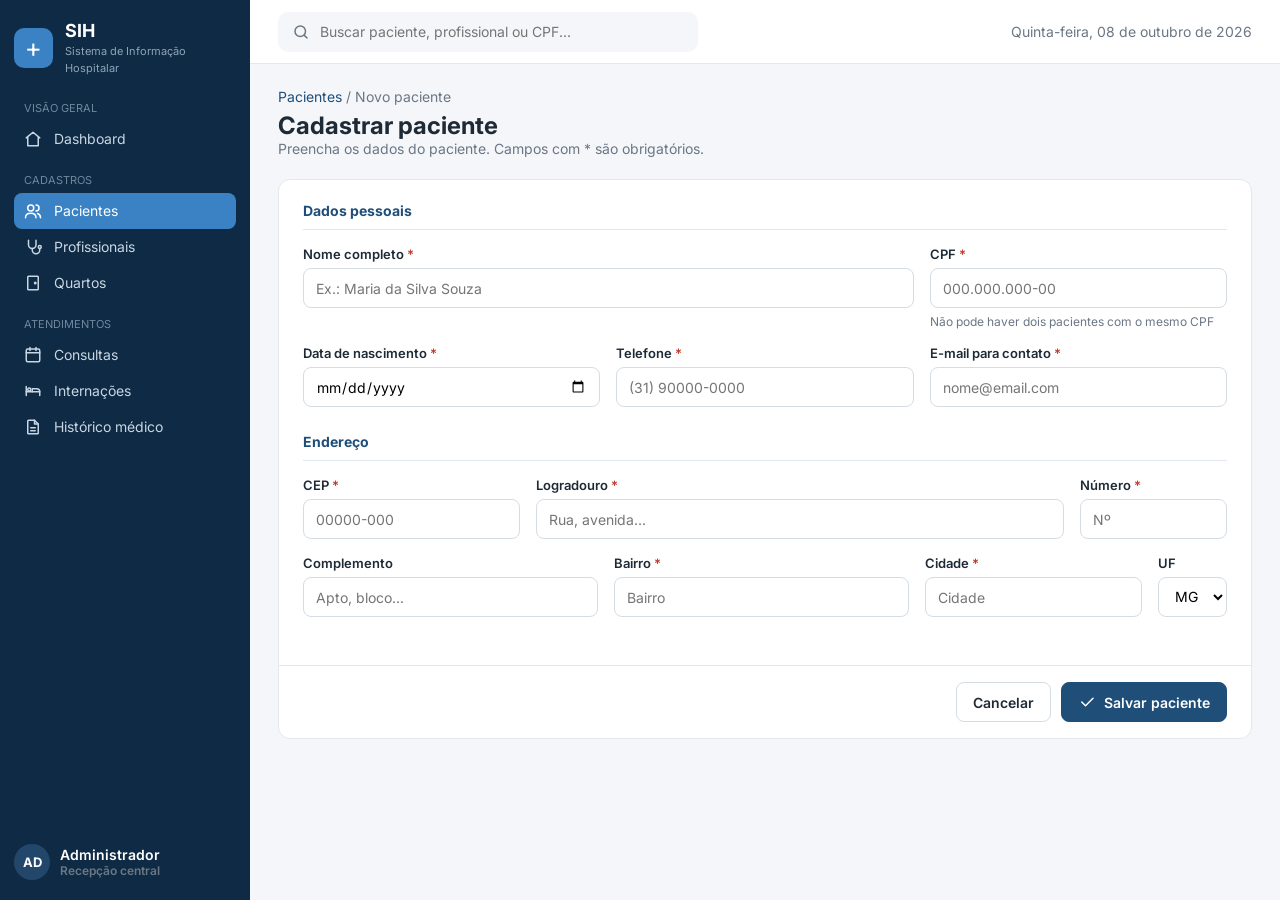
<file: src/main/resources/static/paciente-form.html>
<!DOCTYPE html>
<html lang="pt-BR">
<head>
<meta charset="UTF-8">
<meta name="viewport" content="width=device-width, initial-scale=1.0">
<title>Cadastrar paciente | SIH</title>
<link rel="preconnect" href="https://fonts.googleapis.com">
<link href="https://fonts.googleapis.com/css2?family=Inter:wght@400;500;600;700;800&display=swap" rel="stylesheet">
<link rel="stylesheet" href="css/style.css">
</head>
<body>
<aside class="sidebar">
  <div class="logo">
    <div class="logo-icone">+</div>
    <div><strong>SIH</strong><span>Sistema de Informação Hospitalar</span></div>
  </div>
  <ul class="menu">
    <li class="menu-titulo">Visão geral</li>
    <li><a href="index.html"><svg viewBox="0 0 24 24" fill="none" stroke="currentColor" stroke-width="2" stroke-linecap="round" stroke-linejoin="round"><path d="M3 10.5 12 3l9 7.5"/><path d="M5 9.5V21h14V9.5"/></svg>Dashboard</a></li>
    <li class="menu-titulo">Cadastros</li>
    <li><a href="pacientes.html" class="ativo"><svg viewBox="0 0 24 24" fill="none" stroke="currentColor" stroke-width="2" stroke-linecap="round" stroke-linejoin="round"><circle cx="9" cy="8" r="4"/><path d="M2 21c0-4 3-6 7-6s7 2 7 6"/><path d="M16 4a4 4 0 0 1 0 8"/><path d="M22 21c0-3-1.5-5-4-5.6"/></svg>Pacientes</a></li>
    <li><a href="profissionais.html"><svg viewBox="0 0 24 24" fill="none" stroke="currentColor" stroke-width="2" stroke-linecap="round" stroke-linejoin="round"><path d="M6 3v6a5 5 0 0 0 10 0V3"/><path d="M11 14v2a5 5 0 0 0 10 0v-2"/><circle cx="21" cy="12" r="2"/></svg>Profissionais</a></li>
    <li><a href="quartos.html"><svg viewBox="0 0 24 24" fill="none" stroke="currentColor" stroke-width="2" stroke-linecap="round" stroke-linejoin="round"><rect x="5" y="3" width="14" height="18" rx="1"/><circle cx="15" cy="12" r="1"/></svg>Quartos</a></li>
    <li class="menu-titulo">Atendimentos</li>
    <li><a href="consultas.html"><svg viewBox="0 0 24 24" fill="none" stroke="currentColor" stroke-width="2" stroke-linecap="round" stroke-linejoin="round"><rect x="3" y="4" width="18" height="17" rx="2"/><path d="M3 9h18M8 2v4M16 2v4"/></svg>Consultas</a></li>
    <li><a href="internacoes.html"><svg viewBox="0 0 24 24" fill="none" stroke="currentColor" stroke-width="2" stroke-linecap="round" stroke-linejoin="round"><path d="M3 18V6"/><path d="M3 13h18v5"/><path d="M21 13a4 4 0 0 0-4-4h-6v4"/><circle cx="7" cy="10" r="2"/></svg>Internações</a></li>
    <li><a href="historico.html"><svg viewBox="0 0 24 24" fill="none" stroke="currentColor" stroke-width="2" stroke-linecap="round" stroke-linejoin="round"><path d="M14 3H6a1 1 0 0 0-1 1v16a1 1 0 0 0 1 1h12a1 1 0 0 0 1-1V8z"/><path d="M14 3v5h5M9 13h6M9 17h6"/></svg>Histórico médico</a></li>
  </ul>
  <div class="usuario">
    <div class="avatar">AD</div>
    <div>Administrador<small>Recepção central</small></div>
  </div>
</aside>
<div class="principal">
  <header class="topo">
    <div class="busca-global"><svg viewBox="0 0 24 24" fill="none" stroke="currentColor" stroke-width="2" stroke-linecap="round" stroke-linejoin="round"><circle cx="11" cy="11" r="7"/><path d="m20 20-3.5-3.5"/></svg><input type="text" placeholder="Buscar paciente, profissional ou CPF..."></div>
    <div class="topo-data">Quinta-feira, 08 de outubro de 2026</div>
  </header>
  <main class="conteudo">
<div class="migalha"><a href="pacientes.html">Pacientes</a> / Novo paciente</div>
<div class="cabecalho-pagina">
  <div><h1>Cadastrar paciente</h1><p>Preencha os dados do paciente. Campos com * são obrigatórios.</p></div>
  <div class="acoes"></div>
</div><div class="card">
  <div class="card-corpo">
    <div class="form-secao"><h3>Dados pessoais</h3><div class="campos"><div class="campo col-8"><label>Nome completo <span class="obrigatorio">*</span></label><input type="text" placeholder="Ex.: Maria da Silva Souza"></div><div class="campo col-4"><label>CPF <span class="obrigatorio">*</span></label><input type="text" placeholder="000.000.000-00"><small>Não pode haver dois pacientes com o mesmo CPF</small></div><div class="campo col-4"><label>Data de nascimento <span class="obrigatorio">*</span></label><input type="date" placeholder=""></div><div class="campo col-4"><label>Telefone <span class="obrigatorio">*</span></label><input type="tel" placeholder="(31) 90000-0000"></div><div class="campo col-4"><label>E-mail para contato <span class="obrigatorio">*</span></label><input type="email" placeholder="nome@email.com"></div></div></div>
    <div class="form-secao"><h3>Endereço</h3><div class="campos"><div class="campo col-3"><label>CEP <span class="obrigatorio">*</span></label><input type="text" placeholder="00000-000"></div><div class="campo col-7"><label>Logradouro <span class="obrigatorio">*</span></label><input type="text" placeholder="Rua, avenida..."></div><div class="campo col-2"><label>Número <span class="obrigatorio">*</span></label><input type="text" placeholder="Nº"></div><div class="campo col-4"><label>Complemento</label><input type="text" placeholder="Apto, bloco..."></div><div class="campo col-4"><label>Bairro <span class="obrigatorio">*</span></label><input type="text" placeholder="Bairro"></div><div class="campo col-3"><label>Cidade <span class="obrigatorio">*</span></label><input type="text" placeholder="Cidade"></div><div class="campo col-1"><label>UF</label><select><option>MG</option><option>SP</option><option>RJ</option><option>ES</option><option>BA</option><option>GO</option></select></div></div></div>
  </div>
  <div class="rodape-form"><a class="btn btn-secundario" href="pacientes.html">Cancelar</a><button type="button" class="btn btn-primario"><svg viewBox="0 0 24 24" fill="none" stroke="currentColor" stroke-width="2" stroke-linecap="round" stroke-linejoin="round"><path d="m5 12 5 5L20 7"/></svg>Salvar paciente</button></div>
</div>
  </main>
</div>
</body>
</html>
</file>
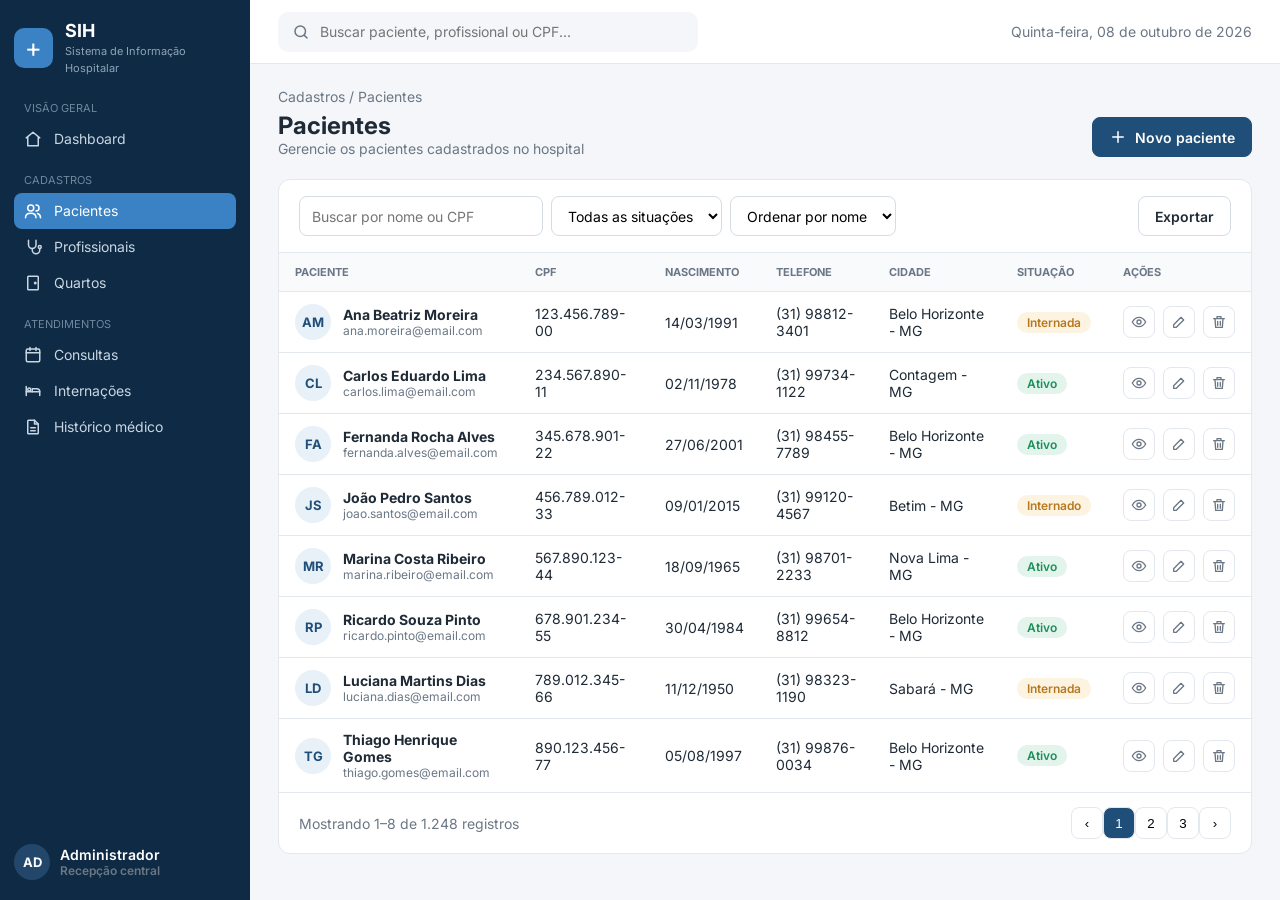
<file: src/main/resources/static/pacientes.html>
<!DOCTYPE html>
<html lang="pt-BR">
<head>
<meta charset="UTF-8">
<meta name="viewport" content="width=device-width, initial-scale=1.0">
<title>Pacientes | SIH</title>
<link rel="preconnect" href="https://fonts.googleapis.com">
<link href="https://fonts.googleapis.com/css2?family=Inter:wght@400;500;600;700;800&display=swap" rel="stylesheet">
<link rel="stylesheet" href="css/style.css">
</head>
<body>
<aside class="sidebar">
  <div class="logo">
    <div class="logo-icone">+</div>
    <div><strong>SIH</strong><span>Sistema de Informação Hospitalar</span></div>
  </div>
  <ul class="menu">
    <li class="menu-titulo">Visão geral</li>
    <li><a href="index.html"><svg viewBox="0 0 24 24" fill="none" stroke="currentColor" stroke-width="2" stroke-linecap="round" stroke-linejoin="round"><path d="M3 10.5 12 3l9 7.5"/><path d="M5 9.5V21h14V9.5"/></svg>Dashboard</a></li>
    <li class="menu-titulo">Cadastros</li>
    <li><a href="pacientes.html" class="ativo"><svg viewBox="0 0 24 24" fill="none" stroke="currentColor" stroke-width="2" stroke-linecap="round" stroke-linejoin="round"><circle cx="9" cy="8" r="4"/><path d="M2 21c0-4 3-6 7-6s7 2 7 6"/><path d="M16 4a4 4 0 0 1 0 8"/><path d="M22 21c0-3-1.5-5-4-5.6"/></svg>Pacientes</a></li>
    <li><a href="profissionais.html"><svg viewBox="0 0 24 24" fill="none" stroke="currentColor" stroke-width="2" stroke-linecap="round" stroke-linejoin="round"><path d="M6 3v6a5 5 0 0 0 10 0V3"/><path d="M11 14v2a5 5 0 0 0 10 0v-2"/><circle cx="21" cy="12" r="2"/></svg>Profissionais</a></li>
    <li><a href="quartos.html"><svg viewBox="0 0 24 24" fill="none" stroke="currentColor" stroke-width="2" stroke-linecap="round" stroke-linejoin="round"><rect x="5" y="3" width="14" height="18" rx="1"/><circle cx="15" cy="12" r="1"/></svg>Quartos</a></li>
    <li class="menu-titulo">Atendimentos</li>
    <li><a href="consultas.html"><svg viewBox="0 0 24 24" fill="none" stroke="currentColor" stroke-width="2" stroke-linecap="round" stroke-linejoin="round"><rect x="3" y="4" width="18" height="17" rx="2"/><path d="M3 9h18M8 2v4M16 2v4"/></svg>Consultas</a></li>
    <li><a href="internacoes.html"><svg viewBox="0 0 24 24" fill="none" stroke="currentColor" stroke-width="2" stroke-linecap="round" stroke-linejoin="round"><path d="M3 18V6"/><path d="M3 13h18v5"/><path d="M21 13a4 4 0 0 0-4-4h-6v4"/><circle cx="7" cy="10" r="2"/></svg>Internações</a></li>
    <li><a href="historico.html"><svg viewBox="0 0 24 24" fill="none" stroke="currentColor" stroke-width="2" stroke-linecap="round" stroke-linejoin="round"><path d="M14 3H6a1 1 0 0 0-1 1v16a1 1 0 0 0 1 1h12a1 1 0 0 0 1-1V8z"/><path d="M14 3v5h5M9 13h6M9 17h6"/></svg>Histórico médico</a></li>
  </ul>
  <div class="usuario">
    <div class="avatar">AD</div>
    <div>Administrador<small>Recepção central</small></div>
  </div>
</aside>
<div class="principal">
  <header class="topo">
    <div class="busca-global"><svg viewBox="0 0 24 24" fill="none" stroke="currentColor" stroke-width="2" stroke-linecap="round" stroke-linejoin="round"><circle cx="11" cy="11" r="7"/><path d="m20 20-3.5-3.5"/></svg><input type="text" placeholder="Buscar paciente, profissional ou CPF..."></div>
    <div class="topo-data">Quinta-feira, 08 de outubro de 2026</div>
  </header>
  <main class="conteudo">
<div class="migalha">Cadastros / Pacientes</div>
<div class="cabecalho-pagina">
  <div><h1>Pacientes</h1><p>Gerencie os pacientes cadastrados no hospital</p></div>
  <div class="acoes"><a class="btn btn-primario" href="paciente-form.html"><svg viewBox="0 0 24 24" fill="none" stroke="currentColor" stroke-width="2" stroke-linecap="round" stroke-linejoin="round"><path d="M12 5v14M5 12h14"/></svg>Novo paciente</a></div>
</div><div class="card">
  <div class="card-cabecalho">
    <div class="filtros">
      <input type="text" placeholder="Buscar por nome ou CPF">
      <select><option>Todas as situações</option><option>Ativo</option><option>Internado</option></select>
      <select><option>Ordenar por nome</option><option>Mais recentes</option></select>
    </div>
    <button type="button" class="btn btn-secundario">Exportar</button>
  </div>
  <div class="tabela-wrap"><table class="tabela"><thead><tr><th>Paciente</th><th>CPF</th><th>Nascimento</th><th>Telefone</th><th>Cidade</th><th>Situação</th><th>Ações</th></tr></thead><tbody><tr><td><div class="pessoa"><div class="avatar">AM</div><div><a href="historico.html"><strong>Ana Beatriz Moreira</strong></a><small>ana.moreira@email.com</small></div></div></td><td>123.456.789-00</td><td>14/03/1991</td><td>(31) 98812-3401</td><td>Belo Horizonte - MG</td><td><span class="selo selo-amarelo">Internada</span></td><td><div class="acoes-linha"><a class="icone-btn" href="historico.html" title="Ver"><svg viewBox="0 0 24 24" fill="none" stroke="currentColor" stroke-width="2" stroke-linecap="round" stroke-linejoin="round"><path d="M2 12s4-7 10-7 10 7 10 7-4 7-10 7S2 12 2 12z"/><circle cx="12" cy="12" r="3"/></svg></a><button type="button" class="icone-btn" title="Editar"><svg viewBox="0 0 24 24" fill="none" stroke="currentColor" stroke-width="2" stroke-linecap="round" stroke-linejoin="round"><path d="M4 20h4L19 9l-4-4L4 16z"/></svg></button><button type="button" class="icone-btn" title="Excluir"><svg viewBox="0 0 24 24" fill="none" stroke="currentColor" stroke-width="2" stroke-linecap="round" stroke-linejoin="round"><path d="M4 7h16M10 11v6M14 11v6M6 7l1 13h10l1-13M9 7V4h6v3"/></svg></button></div></td></tr><tr><td><div class="pessoa"><div class="avatar">CL</div><div><a href="historico.html"><strong>Carlos Eduardo Lima</strong></a><small>carlos.lima@email.com</small></div></div></td><td>234.567.890-11</td><td>02/11/1978</td><td>(31) 99734-1122</td><td>Contagem - MG</td><td><span class="selo selo-verde">Ativo</span></td><td><div class="acoes-linha"><a class="icone-btn" href="historico.html" title="Ver"><svg viewBox="0 0 24 24" fill="none" stroke="currentColor" stroke-width="2" stroke-linecap="round" stroke-linejoin="round"><path d="M2 12s4-7 10-7 10 7 10 7-4 7-10 7S2 12 2 12z"/><circle cx="12" cy="12" r="3"/></svg></a><button type="button" class="icone-btn" title="Editar"><svg viewBox="0 0 24 24" fill="none" stroke="currentColor" stroke-width="2" stroke-linecap="round" stroke-linejoin="round"><path d="M4 20h4L19 9l-4-4L4 16z"/></svg></button><button type="button" class="icone-btn" title="Excluir"><svg viewBox="0 0 24 24" fill="none" stroke="currentColor" stroke-width="2" stroke-linecap="round" stroke-linejoin="round"><path d="M4 7h16M10 11v6M14 11v6M6 7l1 13h10l1-13M9 7V4h6v3"/></svg></button></div></td></tr><tr><td><div class="pessoa"><div class="avatar">FA</div><div><a href="historico.html"><strong>Fernanda Rocha Alves</strong></a><small>fernanda.alves@email.com</small></div></div></td><td>345.678.901-22</td><td>27/06/2001</td><td>(31) 98455-7789</td><td>Belo Horizonte - MG</td><td><span class="selo selo-verde">Ativo</span></td><td><div class="acoes-linha"><a class="icone-btn" href="historico.html" title="Ver"><svg viewBox="0 0 24 24" fill="none" stroke="currentColor" stroke-width="2" stroke-linecap="round" stroke-linejoin="round"><path d="M2 12s4-7 10-7 10 7 10 7-4 7-10 7S2 12 2 12z"/><circle cx="12" cy="12" r="3"/></svg></a><button type="button" class="icone-btn" title="Editar"><svg viewBox="0 0 24 24" fill="none" stroke="currentColor" stroke-width="2" stroke-linecap="round" stroke-linejoin="round"><path d="M4 20h4L19 9l-4-4L4 16z"/></svg></button><button type="button" class="icone-btn" title="Excluir"><svg viewBox="0 0 24 24" fill="none" stroke="currentColor" stroke-width="2" stroke-linecap="round" stroke-linejoin="round"><path d="M4 7h16M10 11v6M14 11v6M6 7l1 13h10l1-13M9 7V4h6v3"/></svg></button></div></td></tr><tr><td><div class="pessoa"><div class="avatar">JS</div><div><a href="historico.html"><strong>João Pedro Santos</strong></a><small>joao.santos@email.com</small></div></div></td><td>456.789.012-33</td><td>09/01/2015</td><td>(31) 99120-4567</td><td>Betim - MG</td><td><span class="selo selo-amarelo">Internado</span></td><td><div class="acoes-linha"><a class="icone-btn" href="historico.html" title="Ver"><svg viewBox="0 0 24 24" fill="none" stroke="currentColor" stroke-width="2" stroke-linecap="round" stroke-linejoin="round"><path d="M2 12s4-7 10-7 10 7 10 7-4 7-10 7S2 12 2 12z"/><circle cx="12" cy="12" r="3"/></svg></a><button type="button" class="icone-btn" title="Editar"><svg viewBox="0 0 24 24" fill="none" stroke="currentColor" stroke-width="2" stroke-linecap="round" stroke-linejoin="round"><path d="M4 20h4L19 9l-4-4L4 16z"/></svg></button><button type="button" class="icone-btn" title="Excluir"><svg viewBox="0 0 24 24" fill="none" stroke="currentColor" stroke-width="2" stroke-linecap="round" stroke-linejoin="round"><path d="M4 7h16M10 11v6M14 11v6M6 7l1 13h10l1-13M9 7V4h6v3"/></svg></button></div></td></tr><tr><td><div class="pessoa"><div class="avatar">MR</div><div><a href="historico.html"><strong>Marina Costa Ribeiro</strong></a><small>marina.ribeiro@email.com</small></div></div></td><td>567.890.123-44</td><td>18/09/1965</td><td>(31) 98701-2233</td><td>Nova Lima - MG</td><td><span class="selo selo-verde">Ativo</span></td><td><div class="acoes-linha"><a class="icone-btn" href="historico.html" title="Ver"><svg viewBox="0 0 24 24" fill="none" stroke="currentColor" stroke-width="2" stroke-linecap="round" stroke-linejoin="round"><path d="M2 12s4-7 10-7 10 7 10 7-4 7-10 7S2 12 2 12z"/><circle cx="12" cy="12" r="3"/></svg></a><button type="button" class="icone-btn" title="Editar"><svg viewBox="0 0 24 24" fill="none" stroke="currentColor" stroke-width="2" stroke-linecap="round" stroke-linejoin="round"><path d="M4 20h4L19 9l-4-4L4 16z"/></svg></button><button type="button" class="icone-btn" title="Excluir"><svg viewBox="0 0 24 24" fill="none" stroke="currentColor" stroke-width="2" stroke-linecap="round" stroke-linejoin="round"><path d="M4 7h16M10 11v6M14 11v6M6 7l1 13h10l1-13M9 7V4h6v3"/></svg></button></div></td></tr><tr><td><div class="pessoa"><div class="avatar">RP</div><div><a href="historico.html"><strong>Ricardo Souza Pinto</strong></a><small>ricardo.pinto@email.com</small></div></div></td><td>678.901.234-55</td><td>30/04/1984</td><td>(31) 99654-8812</td><td>Belo Horizonte - MG</td><td><span class="selo selo-verde">Ativo</span></td><td><div class="acoes-linha"><a class="icone-btn" href="historico.html" title="Ver"><svg viewBox="0 0 24 24" fill="none" stroke="currentColor" stroke-width="2" stroke-linecap="round" stroke-linejoin="round"><path d="M2 12s4-7 10-7 10 7 10 7-4 7-10 7S2 12 2 12z"/><circle cx="12" cy="12" r="3"/></svg></a><button type="button" class="icone-btn" title="Editar"><svg viewBox="0 0 24 24" fill="none" stroke="currentColor" stroke-width="2" stroke-linecap="round" stroke-linejoin="round"><path d="M4 20h4L19 9l-4-4L4 16z"/></svg></button><button type="button" class="icone-btn" title="Excluir"><svg viewBox="0 0 24 24" fill="none" stroke="currentColor" stroke-width="2" stroke-linecap="round" stroke-linejoin="round"><path d="M4 7h16M10 11v6M14 11v6M6 7l1 13h10l1-13M9 7V4h6v3"/></svg></button></div></td></tr><tr><td><div class="pessoa"><div class="avatar">LD</div><div><a href="historico.html"><strong>Luciana Martins Dias</strong></a><small>luciana.dias@email.com</small></div></div></td><td>789.012.345-66</td><td>11/12/1950</td><td>(31) 98323-1190</td><td>Sabará - MG</td><td><span class="selo selo-amarelo">Internada</span></td><td><div class="acoes-linha"><a class="icone-btn" href="historico.html" title="Ver"><svg viewBox="0 0 24 24" fill="none" stroke="currentColor" stroke-width="2" stroke-linecap="round" stroke-linejoin="round"><path d="M2 12s4-7 10-7 10 7 10 7-4 7-10 7S2 12 2 12z"/><circle cx="12" cy="12" r="3"/></svg></a><button type="button" class="icone-btn" title="Editar"><svg viewBox="0 0 24 24" fill="none" stroke="currentColor" stroke-width="2" stroke-linecap="round" stroke-linejoin="round"><path d="M4 20h4L19 9l-4-4L4 16z"/></svg></button><button type="button" class="icone-btn" title="Excluir"><svg viewBox="0 0 24 24" fill="none" stroke="currentColor" stroke-width="2" stroke-linecap="round" stroke-linejoin="round"><path d="M4 7h16M10 11v6M14 11v6M6 7l1 13h10l1-13M9 7V4h6v3"/></svg></button></div></td></tr><tr><td><div class="pessoa"><div class="avatar">TG</div><div><a href="historico.html"><strong>Thiago Henrique Gomes</strong></a><small>thiago.gomes@email.com</small></div></div></td><td>890.123.456-77</td><td>05/08/1997</td><td>(31) 99876-0034</td><td>Belo Horizonte - MG</td><td><span class="selo selo-verde">Ativo</span></td><td><div class="acoes-linha"><a class="icone-btn" href="historico.html" title="Ver"><svg viewBox="0 0 24 24" fill="none" stroke="currentColor" stroke-width="2" stroke-linecap="round" stroke-linejoin="round"><path d="M2 12s4-7 10-7 10 7 10 7-4 7-10 7S2 12 2 12z"/><circle cx="12" cy="12" r="3"/></svg></a><button type="button" class="icone-btn" title="Editar"><svg viewBox="0 0 24 24" fill="none" stroke="currentColor" stroke-width="2" stroke-linecap="round" stroke-linejoin="round"><path d="M4 20h4L19 9l-4-4L4 16z"/></svg></button><button type="button" class="icone-btn" title="Excluir"><svg viewBox="0 0 24 24" fill="none" stroke="currentColor" stroke-width="2" stroke-linecap="round" stroke-linejoin="round"><path d="M4 7h16M10 11v6M14 11v6M6 7l1 13h10l1-13M9 7V4h6v3"/></svg></button></div></td></tr></tbody></table></div>
  <div class="paginacao"><span>Mostrando 1–8 de 1.248 registros</span><div><button type="button">‹</button><button type="button" class="atual">1</button><button type="button">2</button><button type="button">3</button><button type="button">›</button></div></div>
</div>
  </main>
</div>
</body>
</html>
</file>
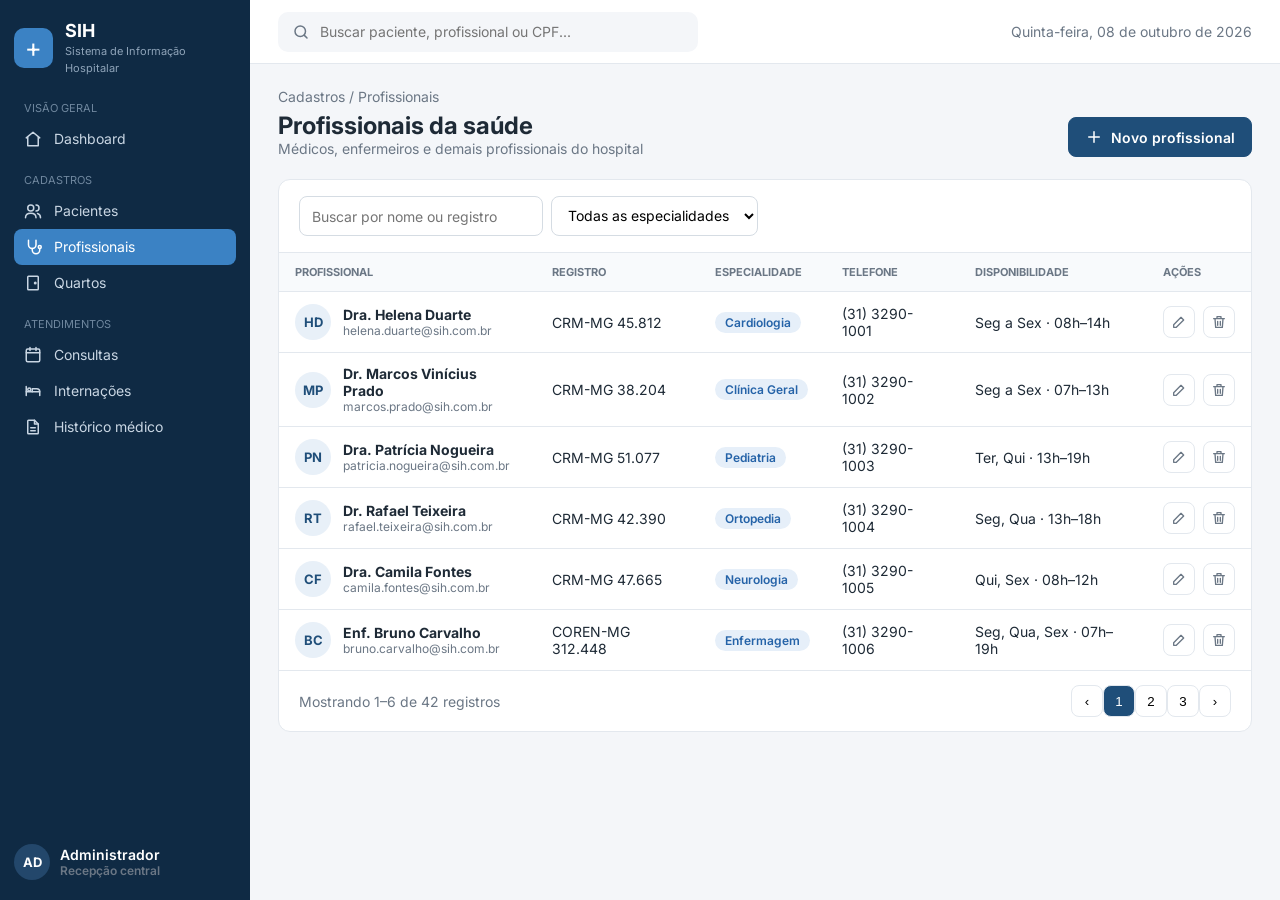
<file: src/main/resources/static/profissionais.html>
<!DOCTYPE html>
<html lang="pt-BR">
<head>
<meta charset="UTF-8">
<meta name="viewport" content="width=device-width, initial-scale=1.0">
<title>Profissionais | SIH</title>
<link rel="preconnect" href="https://fonts.googleapis.com">
<link href="https://fonts.googleapis.com/css2?family=Inter:wght@400;500;600;700;800&display=swap" rel="stylesheet">
<link rel="stylesheet" href="css/style.css">
</head>
<body>
<aside class="sidebar">
  <div class="logo">
    <div class="logo-icone">+</div>
    <div><strong>SIH</strong><span>Sistema de Informação Hospitalar</span></div>
  </div>
  <ul class="menu">
    <li class="menu-titulo">Visão geral</li>
    <li><a href="index.html"><svg viewBox="0 0 24 24" fill="none" stroke="currentColor" stroke-width="2" stroke-linecap="round" stroke-linejoin="round"><path d="M3 10.5 12 3l9 7.5"/><path d="M5 9.5V21h14V9.5"/></svg>Dashboard</a></li>
    <li class="menu-titulo">Cadastros</li>
    <li><a href="pacientes.html"><svg viewBox="0 0 24 24" fill="none" stroke="currentColor" stroke-width="2" stroke-linecap="round" stroke-linejoin="round"><circle cx="9" cy="8" r="4"/><path d="M2 21c0-4 3-6 7-6s7 2 7 6"/><path d="M16 4a4 4 0 0 1 0 8"/><path d="M22 21c0-3-1.5-5-4-5.6"/></svg>Pacientes</a></li>
    <li><a href="profissionais.html" class="ativo"><svg viewBox="0 0 24 24" fill="none" stroke="currentColor" stroke-width="2" stroke-linecap="round" stroke-linejoin="round"><path d="M6 3v6a5 5 0 0 0 10 0V3"/><path d="M11 14v2a5 5 0 0 0 10 0v-2"/><circle cx="21" cy="12" r="2"/></svg>Profissionais</a></li>
    <li><a href="quartos.html"><svg viewBox="0 0 24 24" fill="none" stroke="currentColor" stroke-width="2" stroke-linecap="round" stroke-linejoin="round"><rect x="5" y="3" width="14" height="18" rx="1"/><circle cx="15" cy="12" r="1"/></svg>Quartos</a></li>
    <li class="menu-titulo">Atendimentos</li>
    <li><a href="consultas.html"><svg viewBox="0 0 24 24" fill="none" stroke="currentColor" stroke-width="2" stroke-linecap="round" stroke-linejoin="round"><rect x="3" y="4" width="18" height="17" rx="2"/><path d="M3 9h18M8 2v4M16 2v4"/></svg>Consultas</a></li>
    <li><a href="internacoes.html"><svg viewBox="0 0 24 24" fill="none" stroke="currentColor" stroke-width="2" stroke-linecap="round" stroke-linejoin="round"><path d="M3 18V6"/><path d="M3 13h18v5"/><path d="M21 13a4 4 0 0 0-4-4h-6v4"/><circle cx="7" cy="10" r="2"/></svg>Internações</a></li>
    <li><a href="historico.html"><svg viewBox="0 0 24 24" fill="none" stroke="currentColor" stroke-width="2" stroke-linecap="round" stroke-linejoin="round"><path d="M14 3H6a1 1 0 0 0-1 1v16a1 1 0 0 0 1 1h12a1 1 0 0 0 1-1V8z"/><path d="M14 3v5h5M9 13h6M9 17h6"/></svg>Histórico médico</a></li>
  </ul>
  <div class="usuario">
    <div class="avatar">AD</div>
    <div>Administrador<small>Recepção central</small></div>
  </div>
</aside>
<div class="principal">
  <header class="topo">
    <div class="busca-global"><svg viewBox="0 0 24 24" fill="none" stroke="currentColor" stroke-width="2" stroke-linecap="round" stroke-linejoin="round"><circle cx="11" cy="11" r="7"/><path d="m20 20-3.5-3.5"/></svg><input type="text" placeholder="Buscar paciente, profissional ou CPF..."></div>
    <div class="topo-data">Quinta-feira, 08 de outubro de 2026</div>
  </header>
  <main class="conteudo">
<div class="migalha">Cadastros / Profissionais</div>
<div class="cabecalho-pagina">
  <div><h1>Profissionais da saúde</h1><p>Médicos, enfermeiros e demais profissionais do hospital</p></div>
  <div class="acoes"><a class="btn btn-primario" href="profissional-form.html"><svg viewBox="0 0 24 24" fill="none" stroke="currentColor" stroke-width="2" stroke-linecap="round" stroke-linejoin="round"><path d="M12 5v14M5 12h14"/></svg>Novo profissional</a></div>
</div><div class="card">
  <div class="card-cabecalho">
    <div class="filtros">
      <input type="text" placeholder="Buscar por nome ou registro">
      <select><option>Todas as especialidades</option><option>Cardiologia</option><option>Clínica Geral</option><option>Pediatria</option><option>Ortopedia</option><option>Neurologia</option><option>Enfermagem</option></select>
    </div>
  </div>
  <div class="tabela-wrap"><table class="tabela"><thead><tr><th>Profissional</th><th>Registro</th><th>Especialidade</th><th>Telefone</th><th>Disponibilidade</th><th>Ações</th></tr></thead><tbody><tr><td><div class="pessoa"><div class="avatar">HD</div><div><strong>Dra. Helena Duarte</strong><small>helena.duarte@sih.com.br</small></div></div></td><td>CRM-MG 45.812</td><td><span class="selo selo-azul">Cardiologia</span></td><td>(31) 3290-1001</td><td>Seg a Sex · 08h–14h</td><td><div class="acoes-linha"><button type="button" class="icone-btn" title="Editar"><svg viewBox="0 0 24 24" fill="none" stroke="currentColor" stroke-width="2" stroke-linecap="round" stroke-linejoin="round"><path d="M4 20h4L19 9l-4-4L4 16z"/></svg></button><button type="button" class="icone-btn" title="Excluir"><svg viewBox="0 0 24 24" fill="none" stroke="currentColor" stroke-width="2" stroke-linecap="round" stroke-linejoin="round"><path d="M4 7h16M10 11v6M14 11v6M6 7l1 13h10l1-13M9 7V4h6v3"/></svg></button></div></td></tr><tr><td><div class="pessoa"><div class="avatar">MP</div><div><strong>Dr. Marcos Vinícius Prado</strong><small>marcos.prado@sih.com.br</small></div></div></td><td>CRM-MG 38.204</td><td><span class="selo selo-azul">Clínica Geral</span></td><td>(31) 3290-1002</td><td>Seg a Sex · 07h–13h</td><td><div class="acoes-linha"><button type="button" class="icone-btn" title="Editar"><svg viewBox="0 0 24 24" fill="none" stroke="currentColor" stroke-width="2" stroke-linecap="round" stroke-linejoin="round"><path d="M4 20h4L19 9l-4-4L4 16z"/></svg></button><button type="button" class="icone-btn" title="Excluir"><svg viewBox="0 0 24 24" fill="none" stroke="currentColor" stroke-width="2" stroke-linecap="round" stroke-linejoin="round"><path d="M4 7h16M10 11v6M14 11v6M6 7l1 13h10l1-13M9 7V4h6v3"/></svg></button></div></td></tr><tr><td><div class="pessoa"><div class="avatar">PN</div><div><strong>Dra. Patrícia Nogueira</strong><small>patricia.nogueira@sih.com.br</small></div></div></td><td>CRM-MG 51.077</td><td><span class="selo selo-azul">Pediatria</span></td><td>(31) 3290-1003</td><td>Ter, Qui · 13h–19h</td><td><div class="acoes-linha"><button type="button" class="icone-btn" title="Editar"><svg viewBox="0 0 24 24" fill="none" stroke="currentColor" stroke-width="2" stroke-linecap="round" stroke-linejoin="round"><path d="M4 20h4L19 9l-4-4L4 16z"/></svg></button><button type="button" class="icone-btn" title="Excluir"><svg viewBox="0 0 24 24" fill="none" stroke="currentColor" stroke-width="2" stroke-linecap="round" stroke-linejoin="round"><path d="M4 7h16M10 11v6M14 11v6M6 7l1 13h10l1-13M9 7V4h6v3"/></svg></button></div></td></tr><tr><td><div class="pessoa"><div class="avatar">RT</div><div><strong>Dr. Rafael Teixeira</strong><small>rafael.teixeira@sih.com.br</small></div></div></td><td>CRM-MG 42.390</td><td><span class="selo selo-azul">Ortopedia</span></td><td>(31) 3290-1004</td><td>Seg, Qua · 13h–18h</td><td><div class="acoes-linha"><button type="button" class="icone-btn" title="Editar"><svg viewBox="0 0 24 24" fill="none" stroke="currentColor" stroke-width="2" stroke-linecap="round" stroke-linejoin="round"><path d="M4 20h4L19 9l-4-4L4 16z"/></svg></button><button type="button" class="icone-btn" title="Excluir"><svg viewBox="0 0 24 24" fill="none" stroke="currentColor" stroke-width="2" stroke-linecap="round" stroke-linejoin="round"><path d="M4 7h16M10 11v6M14 11v6M6 7l1 13h10l1-13M9 7V4h6v3"/></svg></button></div></td></tr><tr><td><div class="pessoa"><div class="avatar">CF</div><div><strong>Dra. Camila Fontes</strong><small>camila.fontes@sih.com.br</small></div></div></td><td>CRM-MG 47.665</td><td><span class="selo selo-azul">Neurologia</span></td><td>(31) 3290-1005</td><td>Qui, Sex · 08h–12h</td><td><div class="acoes-linha"><button type="button" class="icone-btn" title="Editar"><svg viewBox="0 0 24 24" fill="none" stroke="currentColor" stroke-width="2" stroke-linecap="round" stroke-linejoin="round"><path d="M4 20h4L19 9l-4-4L4 16z"/></svg></button><button type="button" class="icone-btn" title="Excluir"><svg viewBox="0 0 24 24" fill="none" stroke="currentColor" stroke-width="2" stroke-linecap="round" stroke-linejoin="round"><path d="M4 7h16M10 11v6M14 11v6M6 7l1 13h10l1-13M9 7V4h6v3"/></svg></button></div></td></tr><tr><td><div class="pessoa"><div class="avatar">BC</div><div><strong>Enf. Bruno Carvalho</strong><small>bruno.carvalho@sih.com.br</small></div></div></td><td>COREN-MG 312.448</td><td><span class="selo selo-azul">Enfermagem</span></td><td>(31) 3290-1006</td><td>Seg, Qua, Sex · 07h–19h</td><td><div class="acoes-linha"><button type="button" class="icone-btn" title="Editar"><svg viewBox="0 0 24 24" fill="none" stroke="currentColor" stroke-width="2" stroke-linecap="round" stroke-linejoin="round"><path d="M4 20h4L19 9l-4-4L4 16z"/></svg></button><button type="button" class="icone-btn" title="Excluir"><svg viewBox="0 0 24 24" fill="none" stroke="currentColor" stroke-width="2" stroke-linecap="round" stroke-linejoin="round"><path d="M4 7h16M10 11v6M14 11v6M6 7l1 13h10l1-13M9 7V4h6v3"/></svg></button></div></td></tr></tbody></table></div>
  <div class="paginacao"><span>Mostrando 1–6 de 42 registros</span><div><button type="button">‹</button><button type="button" class="atual">1</button><button type="button">2</button><button type="button">3</button><button type="button">›</button></div></div>
</div>
  </main>
</div>
</body>
</html>
</file>
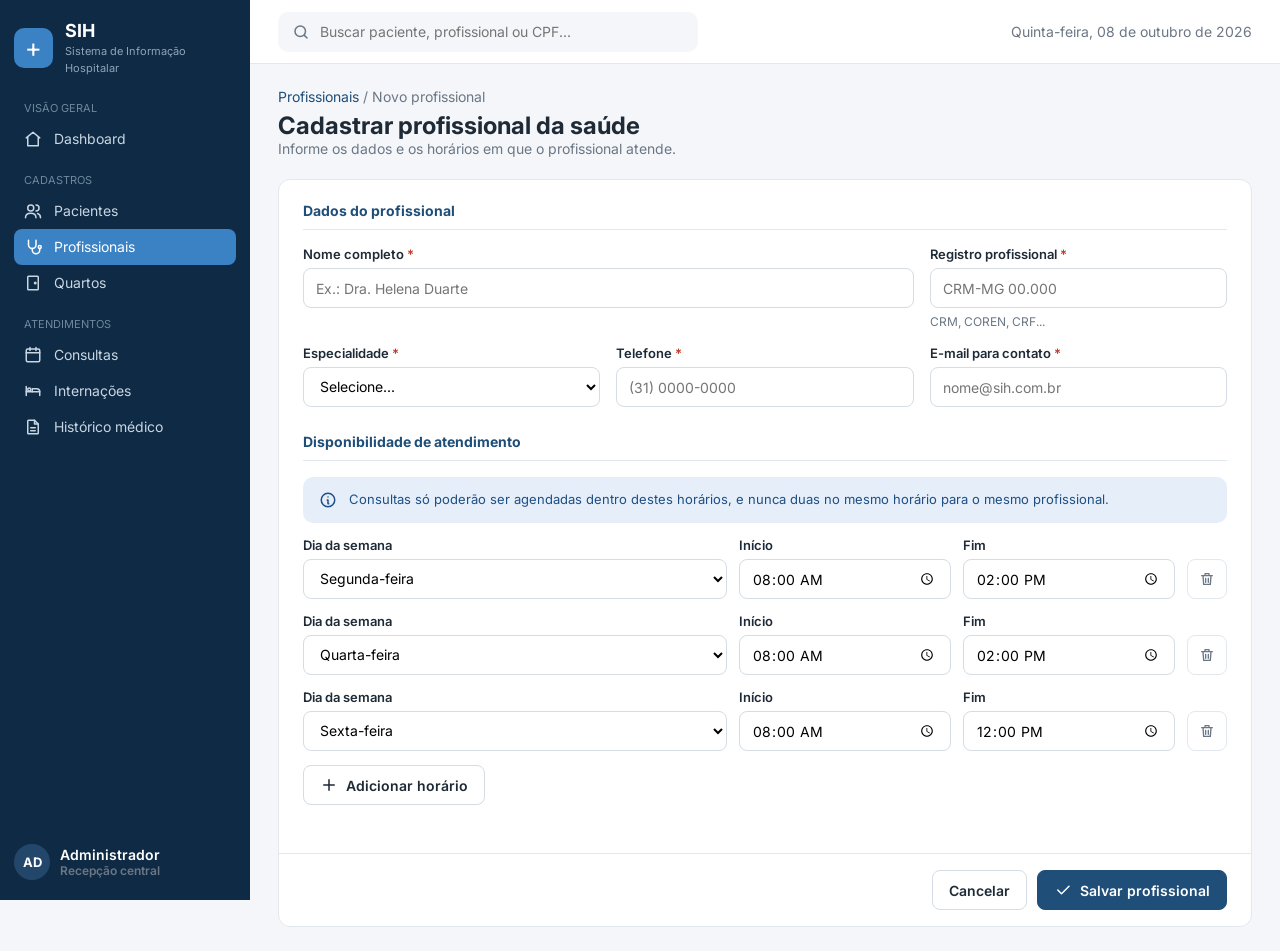
<file: src/main/resources/static/profissional-form.html>
<!DOCTYPE html>
<html lang="pt-BR">
<head>
<meta charset="UTF-8">
<meta name="viewport" content="width=device-width, initial-scale=1.0">
<title>Cadastrar profissional | SIH</title>
<link rel="preconnect" href="https://fonts.googleapis.com">
<link href="https://fonts.googleapis.com/css2?family=Inter:wght@400;500;600;700;800&display=swap" rel="stylesheet">
<link rel="stylesheet" href="css/style.css">
</head>
<body>
<aside class="sidebar">
  <div class="logo">
    <div class="logo-icone">+</div>
    <div><strong>SIH</strong><span>Sistema de Informação Hospitalar</span></div>
  </div>
  <ul class="menu">
    <li class="menu-titulo">Visão geral</li>
    <li><a href="index.html"><svg viewBox="0 0 24 24" fill="none" stroke="currentColor" stroke-width="2" stroke-linecap="round" stroke-linejoin="round"><path d="M3 10.5 12 3l9 7.5"/><path d="M5 9.5V21h14V9.5"/></svg>Dashboard</a></li>
    <li class="menu-titulo">Cadastros</li>
    <li><a href="pacientes.html"><svg viewBox="0 0 24 24" fill="none" stroke="currentColor" stroke-width="2" stroke-linecap="round" stroke-linejoin="round"><circle cx="9" cy="8" r="4"/><path d="M2 21c0-4 3-6 7-6s7 2 7 6"/><path d="M16 4a4 4 0 0 1 0 8"/><path d="M22 21c0-3-1.5-5-4-5.6"/></svg>Pacientes</a></li>
    <li><a href="profissionais.html" class="ativo"><svg viewBox="0 0 24 24" fill="none" stroke="currentColor" stroke-width="2" stroke-linecap="round" stroke-linejoin="round"><path d="M6 3v6a5 5 0 0 0 10 0V3"/><path d="M11 14v2a5 5 0 0 0 10 0v-2"/><circle cx="21" cy="12" r="2"/></svg>Profissionais</a></li>
    <li><a href="quartos.html"><svg viewBox="0 0 24 24" fill="none" stroke="currentColor" stroke-width="2" stroke-linecap="round" stroke-linejoin="round"><rect x="5" y="3" width="14" height="18" rx="1"/><circle cx="15" cy="12" r="1"/></svg>Quartos</a></li>
    <li class="menu-titulo">Atendimentos</li>
    <li><a href="consultas.html"><svg viewBox="0 0 24 24" fill="none" stroke="currentColor" stroke-width="2" stroke-linecap="round" stroke-linejoin="round"><rect x="3" y="4" width="18" height="17" rx="2"/><path d="M3 9h18M8 2v4M16 2v4"/></svg>Consultas</a></li>
    <li><a href="internacoes.html"><svg viewBox="0 0 24 24" fill="none" stroke="currentColor" stroke-width="2" stroke-linecap="round" stroke-linejoin="round"><path d="M3 18V6"/><path d="M3 13h18v5"/><path d="M21 13a4 4 0 0 0-4-4h-6v4"/><circle cx="7" cy="10" r="2"/></svg>Internações</a></li>
    <li><a href="historico.html"><svg viewBox="0 0 24 24" fill="none" stroke="currentColor" stroke-width="2" stroke-linecap="round" stroke-linejoin="round"><path d="M14 3H6a1 1 0 0 0-1 1v16a1 1 0 0 0 1 1h12a1 1 0 0 0 1-1V8z"/><path d="M14 3v5h5M9 13h6M9 17h6"/></svg>Histórico médico</a></li>
  </ul>
  <div class="usuario">
    <div class="avatar">AD</div>
    <div>Administrador<small>Recepção central</small></div>
  </div>
</aside>
<div class="principal">
  <header class="topo">
    <div class="busca-global"><svg viewBox="0 0 24 24" fill="none" stroke="currentColor" stroke-width="2" stroke-linecap="round" stroke-linejoin="round"><circle cx="11" cy="11" r="7"/><path d="m20 20-3.5-3.5"/></svg><input type="text" placeholder="Buscar paciente, profissional ou CPF..."></div>
    <div class="topo-data">Quinta-feira, 08 de outubro de 2026</div>
  </header>
  <main class="conteudo">
<div class="migalha"><a href="profissionais.html">Profissionais</a> / Novo profissional</div>
<div class="cabecalho-pagina">
  <div><h1>Cadastrar profissional da saúde</h1><p>Informe os dados e os horários em que o profissional atende.</p></div>
  <div class="acoes"></div>
</div><div class="card">
  <div class="card-corpo">
    <div class="form-secao"><h3>Dados do profissional</h3><div class="campos"><div class="campo col-8"><label>Nome completo <span class="obrigatorio">*</span></label><input type="text" placeholder="Ex.: Dra. Helena Duarte"></div><div class="campo col-4"><label>Registro profissional <span class="obrigatorio">*</span></label><input type="text" placeholder="CRM-MG 00.000"><small>CRM, COREN, CRF...</small></div><div class="campo col-4"><label>Especialidade <span class="obrigatorio">*</span></label><select><option>Selecione...</option><option>Clínica Geral</option><option>Cardiologia</option><option>Pediatria</option><option>Ortopedia</option><option>Neurologia</option><option>Dermatologia</option><option>Enfermagem</option></select></div><div class="campo col-4"><label>Telefone <span class="obrigatorio">*</span></label><input type="tel" placeholder="(31) 0000-0000"></div><div class="campo col-4"><label>E-mail para contato <span class="obrigatorio">*</span></label><input type="email" placeholder="nome@sih.com.br"></div></div></div>
    <div class="form-secao"><h3>Disponibilidade de atendimento</h3>
      <div class="aviso aviso-info"><svg viewBox="0 0 24 24" fill="none" stroke="currentColor" stroke-width="2" stroke-linecap="round" stroke-linejoin="round"><circle cx="12" cy="12" r="9"/><path d="M12 8h.01M11 12h1v5h1"/></svg><div>Consultas só poderão ser agendadas dentro destes horários, e nunca duas no mesmo horário para o mesmo profissional.</div></div>
      <div class="disp-linha"><div class="campo"><label>Dia da semana</label><select><option selected>Segunda-feira</option><option>Terça-feira</option><option>Quarta-feira</option><option>Quinta-feira</option><option>Sexta-feira</option><option>Sábado</option><option>Domingo</option></select></div><div class="campo"><label>Início</label><input type="time" value="08:00"></div><div class="campo"><label>Fim</label><input type="time" value="14:00"></div><button type="button" class="icone-btn" style="height:40px;width:40px" title="Remover"><svg viewBox="0 0 24 24" fill="none" stroke="currentColor" stroke-width="2" stroke-linecap="round" stroke-linejoin="round"><path d="M4 7h16M10 11v6M14 11v6M6 7l1 13h10l1-13M9 7V4h6v3"/></svg></button></div><div class="disp-linha"><div class="campo"><label>Dia da semana</label><select><option>Segunda-feira</option><option>Terça-feira</option><option selected>Quarta-feira</option><option>Quinta-feira</option><option>Sexta-feira</option><option>Sábado</option><option>Domingo</option></select></div><div class="campo"><label>Início</label><input type="time" value="08:00"></div><div class="campo"><label>Fim</label><input type="time" value="14:00"></div><button type="button" class="icone-btn" style="height:40px;width:40px" title="Remover"><svg viewBox="0 0 24 24" fill="none" stroke="currentColor" stroke-width="2" stroke-linecap="round" stroke-linejoin="round"><path d="M4 7h16M10 11v6M14 11v6M6 7l1 13h10l1-13M9 7V4h6v3"/></svg></button></div><div class="disp-linha"><div class="campo"><label>Dia da semana</label><select><option>Segunda-feira</option><option>Terça-feira</option><option>Quarta-feira</option><option>Quinta-feira</option><option selected>Sexta-feira</option><option>Sábado</option><option>Domingo</option></select></div><div class="campo"><label>Início</label><input type="time" value="08:00"></div><div class="campo"><label>Fim</label><input type="time" value="12:00"></div><button type="button" class="icone-btn" style="height:40px;width:40px" title="Remover"><svg viewBox="0 0 24 24" fill="none" stroke="currentColor" stroke-width="2" stroke-linecap="round" stroke-linejoin="round"><path d="M4 7h16M10 11v6M14 11v6M6 7l1 13h10l1-13M9 7V4h6v3"/></svg></button></div>
      <button type="button" class="btn btn-secundario"><svg viewBox="0 0 24 24" fill="none" stroke="currentColor" stroke-width="2" stroke-linecap="round" stroke-linejoin="round"><path d="M12 5v14M5 12h14"/></svg>Adicionar horário</button>
    </div>
  </div>
  <div class="rodape-form"><a class="btn btn-secundario" href="profissionais.html">Cancelar</a><button type="button" class="btn btn-primario"><svg viewBox="0 0 24 24" fill="none" stroke="currentColor" stroke-width="2" stroke-linecap="round" stroke-linejoin="round"><path d="m5 12 5 5L20 7"/></svg>Salvar profissional</button></div>
</div>
  </main>
</div>
</body>
</html>
</file>
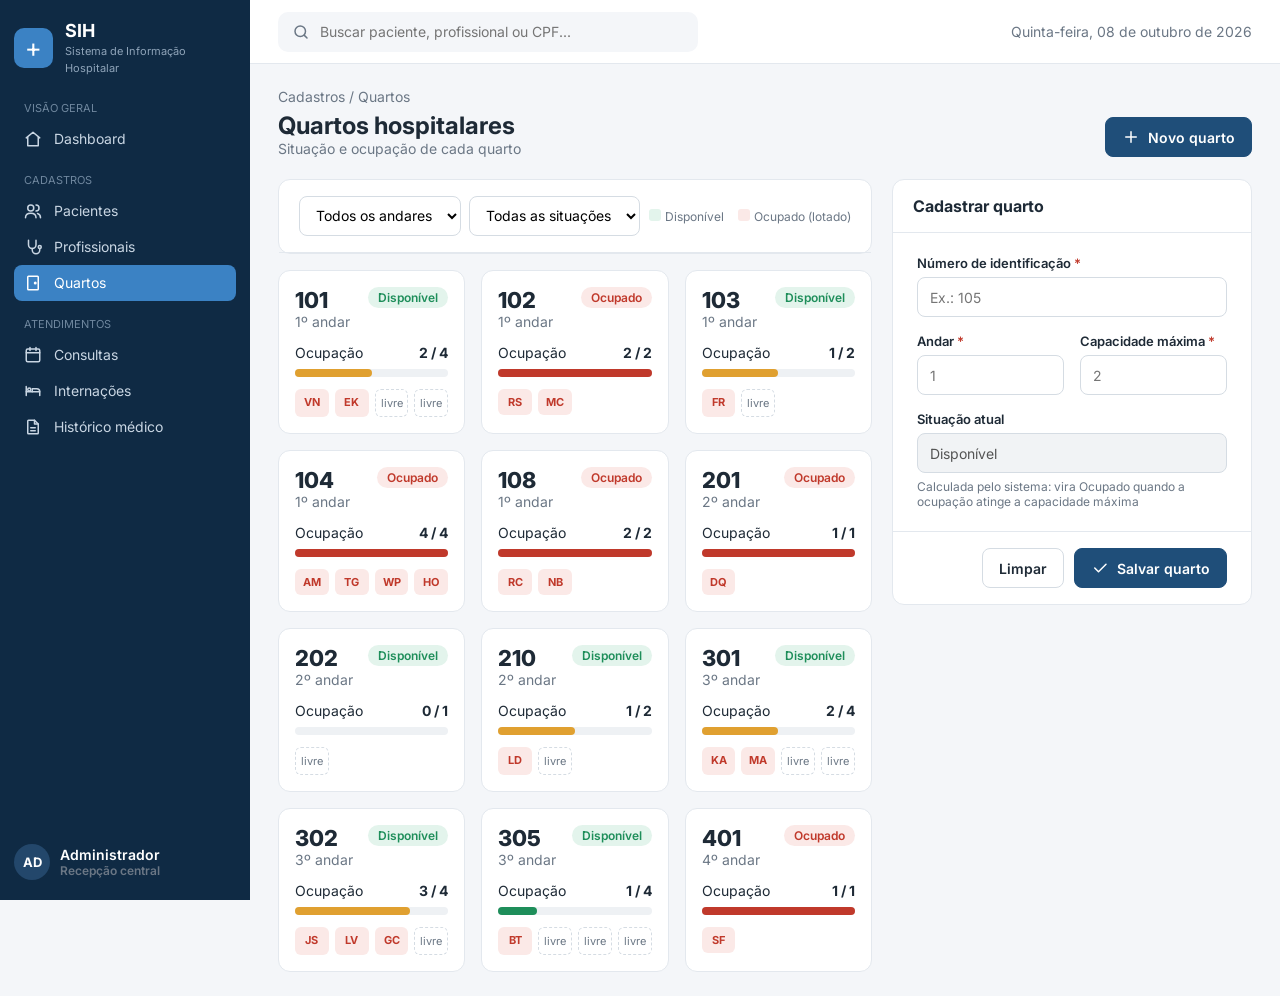
<file: src/main/resources/static/quartos.html>
<!DOCTYPE html>
<html lang="pt-BR">
<head>
<meta charset="UTF-8">
<meta name="viewport" content="width=device-width, initial-scale=1.0">
<title>Quartos | SIH</title>
<link rel="preconnect" href="https://fonts.googleapis.com">
<link href="https://fonts.googleapis.com/css2?family=Inter:wght@400;500;600;700;800&display=swap" rel="stylesheet">
<link rel="stylesheet" href="css/style.css">
</head>
<body>
<aside class="sidebar">
  <div class="logo">
    <div class="logo-icone">+</div>
    <div><strong>SIH</strong><span>Sistema de Informação Hospitalar</span></div>
  </div>
  <ul class="menu">
    <li class="menu-titulo">Visão geral</li>
    <li><a href="index.html"><svg viewBox="0 0 24 24" fill="none" stroke="currentColor" stroke-width="2" stroke-linecap="round" stroke-linejoin="round"><path d="M3 10.5 12 3l9 7.5"/><path d="M5 9.5V21h14V9.5"/></svg>Dashboard</a></li>
    <li class="menu-titulo">Cadastros</li>
    <li><a href="pacientes.html"><svg viewBox="0 0 24 24" fill="none" stroke="currentColor" stroke-width="2" stroke-linecap="round" stroke-linejoin="round"><circle cx="9" cy="8" r="4"/><path d="M2 21c0-4 3-6 7-6s7 2 7 6"/><path d="M16 4a4 4 0 0 1 0 8"/><path d="M22 21c0-3-1.5-5-4-5.6"/></svg>Pacientes</a></li>
    <li><a href="profissionais.html"><svg viewBox="0 0 24 24" fill="none" stroke="currentColor" stroke-width="2" stroke-linecap="round" stroke-linejoin="round"><path d="M6 3v6a5 5 0 0 0 10 0V3"/><path d="M11 14v2a5 5 0 0 0 10 0v-2"/><circle cx="21" cy="12" r="2"/></svg>Profissionais</a></li>
    <li><a href="quartos.html" class="ativo"><svg viewBox="0 0 24 24" fill="none" stroke="currentColor" stroke-width="2" stroke-linecap="round" stroke-linejoin="round"><rect x="5" y="3" width="14" height="18" rx="1"/><circle cx="15" cy="12" r="1"/></svg>Quartos</a></li>
    <li class="menu-titulo">Atendimentos</li>
    <li><a href="consultas.html"><svg viewBox="0 0 24 24" fill="none" stroke="currentColor" stroke-width="2" stroke-linecap="round" stroke-linejoin="round"><rect x="3" y="4" width="18" height="17" rx="2"/><path d="M3 9h18M8 2v4M16 2v4"/></svg>Consultas</a></li>
    <li><a href="internacoes.html"><svg viewBox="0 0 24 24" fill="none" stroke="currentColor" stroke-width="2" stroke-linecap="round" stroke-linejoin="round"><path d="M3 18V6"/><path d="M3 13h18v5"/><path d="M21 13a4 4 0 0 0-4-4h-6v4"/><circle cx="7" cy="10" r="2"/></svg>Internações</a></li>
    <li><a href="historico.html"><svg viewBox="0 0 24 24" fill="none" stroke="currentColor" stroke-width="2" stroke-linecap="round" stroke-linejoin="round"><path d="M14 3H6a1 1 0 0 0-1 1v16a1 1 0 0 0 1 1h12a1 1 0 0 0 1-1V8z"/><path d="M14 3v5h5M9 13h6M9 17h6"/></svg>Histórico médico</a></li>
  </ul>
  <div class="usuario">
    <div class="avatar">AD</div>
    <div>Administrador<small>Recepção central</small></div>
  </div>
</aside>
<div class="principal">
  <header class="topo">
    <div class="busca-global"><svg viewBox="0 0 24 24" fill="none" stroke="currentColor" stroke-width="2" stroke-linecap="round" stroke-linejoin="round"><circle cx="11" cy="11" r="7"/><path d="m20 20-3.5-3.5"/></svg><input type="text" placeholder="Buscar paciente, profissional ou CPF..."></div>
    <div class="topo-data">Quinta-feira, 08 de outubro de 2026</div>
  </header>
  <main class="conteudo">
<div class="migalha">Cadastros / Quartos</div>
<div class="cabecalho-pagina">
  <div><h1>Quartos hospitalares</h1><p>Situação e ocupação de cada quarto</p></div>
  <div class="acoes"><button type="button" class="btn btn-primario"><svg viewBox="0 0 24 24" fill="none" stroke="currentColor" stroke-width="2" stroke-linecap="round" stroke-linejoin="round"><path d="M12 5v14M5 12h14"/></svg>Novo quarto</button></div>
</div><div class="grade-2" style="grid-template-columns:1fr 360px">
  <div>
    <div class="card" style="margin-bottom:16px"><div class="card-cabecalho">
      <div class="filtros"><select><option>Todos os andares</option><option>1º andar</option><option>2º andar</option><option>3º andar</option><option>4º andar</option></select><select><option>Todas as situações</option><option>Disponível</option><option>Ocupado</option></select></div>
      <div class="legenda"><span><i style="background:#e3f4ec"></i>Disponível</span><span><i style="background:#fbe9e7"></i>Ocupado (lotado)</span></div>
    </div></div>
    <div class="grade-quartos"><div class="card quarto"><div class="quarto-topo"><div><div class="quarto-numero">101</div><div class="quarto-andar">1º andar</div></div><span class="selo selo-verde">Disponível</span></div><div class="quarto-info"><span>Ocupação</span><strong>2 / 4</strong></div><div class="barra media"><span style="width:50%"></span></div><div class="leitos"><div class="leito ocupado">VN</div><div class="leito ocupado">EK</div><div class="leito">livre</div><div class="leito">livre</div></div></div><div class="card quarto"><div class="quarto-topo"><div><div class="quarto-numero">102</div><div class="quarto-andar">1º andar</div></div><span class="selo selo-vermelho">Ocupado</span></div><div class="quarto-info"><span>Ocupação</span><strong>2 / 2</strong></div><div class="barra cheia"><span style="width:100%"></span></div><div class="leitos"><div class="leito ocupado">RS</div><div class="leito ocupado">MC</div></div></div><div class="card quarto"><div class="quarto-topo"><div><div class="quarto-numero">103</div><div class="quarto-andar">1º andar</div></div><span class="selo selo-verde">Disponível</span></div><div class="quarto-info"><span>Ocupação</span><strong>1 / 2</strong></div><div class="barra media"><span style="width:50%"></span></div><div class="leitos"><div class="leito ocupado">FR</div><div class="leito">livre</div></div></div><div class="card quarto"><div class="quarto-topo"><div><div class="quarto-numero">104</div><div class="quarto-andar">1º andar</div></div><span class="selo selo-vermelho">Ocupado</span></div><div class="quarto-info"><span>Ocupação</span><strong>4 / 4</strong></div><div class="barra cheia"><span style="width:100%"></span></div><div class="leitos"><div class="leito ocupado">AM</div><div class="leito ocupado">TG</div><div class="leito ocupado">WP</div><div class="leito ocupado">HO</div></div></div><div class="card quarto"><div class="quarto-topo"><div><div class="quarto-numero">108</div><div class="quarto-andar">1º andar</div></div><span class="selo selo-vermelho">Ocupado</span></div><div class="quarto-info"><span>Ocupação</span><strong>2 / 2</strong></div><div class="barra cheia"><span style="width:100%"></span></div><div class="leitos"><div class="leito ocupado">RC</div><div class="leito ocupado">NB</div></div></div><div class="card quarto"><div class="quarto-topo"><div><div class="quarto-numero">201</div><div class="quarto-andar">2º andar</div></div><span class="selo selo-vermelho">Ocupado</span></div><div class="quarto-info"><span>Ocupação</span><strong>1 / 1</strong></div><div class="barra cheia"><span style="width:100%"></span></div><div class="leitos"><div class="leito ocupado">DQ</div></div></div><div class="card quarto"><div class="quarto-topo"><div><div class="quarto-numero">202</div><div class="quarto-andar">2º andar</div></div><span class="selo selo-verde">Disponível</span></div><div class="quarto-info"><span>Ocupação</span><strong>0 / 1</strong></div><div class="barra"><span style="width:0%"></span></div><div class="leitos"><div class="leito">livre</div></div></div><div class="card quarto"><div class="quarto-topo"><div><div class="quarto-numero">210</div><div class="quarto-andar">2º andar</div></div><span class="selo selo-verde">Disponível</span></div><div class="quarto-info"><span>Ocupação</span><strong>1 / 2</strong></div><div class="barra media"><span style="width:50%"></span></div><div class="leitos"><div class="leito ocupado">LD</div><div class="leito">livre</div></div></div><div class="card quarto"><div class="quarto-topo"><div><div class="quarto-numero">301</div><div class="quarto-andar">3º andar</div></div><span class="selo selo-verde">Disponível</span></div><div class="quarto-info"><span>Ocupação</span><strong>2 / 4</strong></div><div class="barra media"><span style="width:50%"></span></div><div class="leitos"><div class="leito ocupado">KA</div><div class="leito ocupado">MA</div><div class="leito">livre</div><div class="leito">livre</div></div></div><div class="card quarto"><div class="quarto-topo"><div><div class="quarto-numero">302</div><div class="quarto-andar">3º andar</div></div><span class="selo selo-verde">Disponível</span></div><div class="quarto-info"><span>Ocupação</span><strong>3 / 4</strong></div><div class="barra media"><span style="width:75%"></span></div><div class="leitos"><div class="leito ocupado">JS</div><div class="leito ocupado">LV</div><div class="leito ocupado">GC</div><div class="leito">livre</div></div></div><div class="card quarto"><div class="quarto-topo"><div><div class="quarto-numero">305</div><div class="quarto-andar">3º andar</div></div><span class="selo selo-verde">Disponível</span></div><div class="quarto-info"><span>Ocupação</span><strong>1 / 4</strong></div><div class="barra"><span style="width:25%"></span></div><div class="leitos"><div class="leito ocupado">BT</div><div class="leito">livre</div><div class="leito">livre</div><div class="leito">livre</div></div></div><div class="card quarto"><div class="quarto-topo"><div><div class="quarto-numero">401</div><div class="quarto-andar">4º andar</div></div><span class="selo selo-vermelho">Ocupado</span></div><div class="quarto-info"><span>Ocupação</span><strong>1 / 1</strong></div><div class="barra cheia"><span style="width:100%"></span></div><div class="leitos"><div class="leito ocupado">SF</div></div></div></div>
  </div>
  <div class="card" style="align-self:start">
    <div class="card-cabecalho"><h2>Cadastrar quarto</h2></div>
    <div class="card-corpo"><div class="campos"><div class="campo col-12"><label>Número de identificação <span class="obrigatorio">*</span></label><input type="text" placeholder="Ex.: 105"></div><div class="campo col-6"><label>Andar <span class="obrigatorio">*</span></label><input type="number" placeholder="1"></div><div class="campo col-6"><label>Capacidade máxima <span class="obrigatorio">*</span></label><input type="number" placeholder="2"></div><div class="campo col-12"><label>Situação atual</label><input type="text" value="Disponível" disabled><small>Calculada pelo sistema: vira Ocupado quando a ocupação atinge a capacidade máxima</small></div></div></div>
    <div class="rodape-form"><button type="button" class="btn btn-secundario">Limpar</button><button type="button" class="btn btn-primario"><svg viewBox="0 0 24 24" fill="none" stroke="currentColor" stroke-width="2" stroke-linecap="round" stroke-linejoin="round"><path d="m5 12 5 5L20 7"/></svg>Salvar quarto</button></div>
  </div>
</div>
  </main>
</div>
</body>
</html>
</file>
<file: src/main/resources/static/css/style.css>
:root {
  --azul: #1f4e79;
  --borda: #e3e8ee;
  --suave: #6b7785;
  --fundo: #f4f6f9;
}

* {
  box-sizing: border-box;
  margin: 0;
  padding: 0;
}

body {
  font-family: "Inter", sans-serif;
  font-size: 14px;
  background: var(--fundo);
  color: #1e2a36;
}

a {
  color: var(--azul);
  text-decoration: none;
}

ul {
  list-style: none;
}

svg {
  width: 18px;
  height: 18px;
  flex-shrink: 0;
}

small,
.texto-suave,
.migalha,
.cabecalho-pagina p,
.stat-rotulo,
.quarto-andar,
.evento-data {
  color: var(--suave);
}

small {
  display: block;
  font-size: 12px;
}

.sidebar {
  position: fixed;
  top: 0;
  bottom: 0;
  width: 250px;
  background: #0f2a44;
  color: #c9d6e3;
  padding: 20px 14px;
  display: flex;
  flex-direction: column;
}

.logo {
  display: flex;
  gap: 12px;
  align-items: center;
  margin-bottom: 10px;
}

.logo-icone {
  width: 40px;
  height: 40px;
  border-radius: 10px;
  background: #3b82c4;
  color: #fff;
  font-size: 26px;
  display: grid;
  place-items: center;
}

.logo strong {
  display: block;
  color: #fff;
  font-size: 18px;
}

.logo span {
  font-size: 11px;
  color: #8fa4b9;
}

.menu {
  flex: 1;
}

.menu-titulo {
  font-size: 11px;
  text-transform: uppercase;
  color: #6f879e;
  padding: 16px 10px 6px;
}

.menu a {
  display: flex;
  gap: 12px;
  padding: 9px 10px;
  border-radius: 8px;
  color: #c9d6e3;
}

.menu a.ativo {
  background: #3b82c4;
  color: #fff;
}

.usuario {
  display: flex;
  gap: 10px;
  align-items: center;
  color: #fff;
  font-weight: 600;
}

.usuario .avatar {
  background: #23476b;
  color: #fff;
}

.principal {
  margin-left: 250px;
}

.topo {
  height: 64px;
  background: #fff;
  border-bottom: 1px solid var(--borda);
  display: flex;
  align-items: center;
  justify-content: space-between;
  padding: 0 28px;
  color: var(--suave);
}

.busca-global {
  display: flex;
  gap: 10px;
  align-items: center;
  width: 420px;
  height: 40px;
  padding: 0 14px;
  background: var(--fundo);
  border-radius: 10px;
}

.busca-global input {
  border: 0;
  background: none;
  outline: none;
  width: 100%;
  font: inherit;
}

.conteudo {
  padding: 24px 28px;
}

.cabecalho-pagina {
  display: flex;
  justify-content: space-between;
  align-items: flex-end;
  margin: 6px 0 22px;
}

.cabecalho-pagina h1 {
  font-size: 24px;
}

.acoes,
.acoes-linha,
.filtros {
  display: flex;
  gap: 8px;
}

.btn {
  display: inline-flex;
  align-items: center;
  gap: 8px;
  height: 40px;
  padding: 0 16px;
  border-radius: 8px;
  border: 1px solid #d5dce3;
  background: #fff;
  color: #1e2a36;
  font: inherit;
  font-weight: 600;
  cursor: pointer;
}

.btn-primario {
  background: var(--azul);
  border-color: var(--azul);
  color: #fff;
}

.btn-sucesso {
  background: #1e8e5a;
  border-color: #1e8e5a;
  color: #fff;
}

.btn-pequeno {
  height: 30px;
  padding: 0 10px;
  font-size: 12px;
}

.icone-btn {
  display: grid;
  place-items: center;
  width: 32px;
  height: 32px;
  border: 1px solid var(--borda);
  border-radius: 8px;
  background: #fff;
  color: var(--suave);
  cursor: pointer;
}

.icone-btn svg {
  width: 16px;
  height: 16px;
}

.card {
  background: #fff;
  border: 1px solid var(--borda);
  border-radius: 12px;
}

.card-cabecalho {
  display: flex;
  justify-content: space-between;
  align-items: center;
  padding: 16px 20px;
  border-bottom: 1px solid var(--borda);
}

.card-cabecalho h2 {
  font-size: 16px;
}

.card-corpo {
  padding: 22px 24px;
}

.mt-20 {
  margin-top: 20px;
}

.grade-stats {
  display: grid;
  grid-template-columns: repeat(4, 1fr);
  gap: 16px;
  margin-bottom: 20px;
}

.stat {
  display: flex;
  gap: 14px;
  align-items: center;
  padding: 18px 20px;
}

.stat-icone {
  width: 46px;
  height: 46px;
  border-radius: 12px;
  display: grid;
  place-items: center;
}

.stat-valor {
  font-size: 24px;
  font-weight: 700;
}

.grade-2 {
  display: grid;
  grid-template-columns: 1fr 360px;
  gap: 20px;
  align-items: start;
}

.tabela {
  width: 100%;
  border-collapse: collapse;
}

.tabela th {
  text-align: left;
  font-size: 11px;
  text-transform: uppercase;
  color: var(--suave);
  background: #f8fafc;
}

.tabela th,
.tabela td {
  padding: 12px 16px;
  border-bottom: 1px solid var(--borda);
}

.selo {
  display: inline-block;
  padding: 3px 10px;
  border-radius: 999px;
  font-size: 12px;
  font-weight: 600;
  align-self: flex-start;
}

.selo-verde,
.fundo-verde {
  background: #e3f4ec;
  color: #1e8e5a;
}

.selo-amarelo,
.fundo-amarelo {
  background: #fdf3e1;
  color: #b7791f;
}

.selo-vermelho,
.fundo-vermelho {
  background: #fbe9e7;
  color: #c0392b;
}

.selo-azul,
.fundo-azul {
  background: #e6eff9;
  color: #2563a8;
}

.selo-cinza {
  background: #f1f3f5;
  color: #5f6b78;
}

.avatar {
  width: 36px;
  height: 36px;
  border-radius: 50%;
  background: #e8f0f8;
  color: var(--azul);
  font-weight: 700;
  font-size: 13px;
  display: grid;
  place-items: center;
  flex-shrink: 0;
}

.pessoa {
  display: flex;
  gap: 12px;
  align-items: center;
}

.pessoa a {
  color: inherit;
}

.paginacao {
  display: flex;
  justify-content: space-between;
  align-items: center;
  padding: 14px 20px;
  color: var(--suave);
}

.paginacao button {
  width: 32px;
  height: 32px;
  border: 1px solid var(--borda);
  border-radius: 8px;
  background: #fff;
  cursor: pointer;
}

.paginacao .atual {
  background: var(--azul);
  color: #fff;
}

.filtros input,
.filtros select,
.campo input,
.campo select,
.campo textarea {
  height: 40px;
  padding: 0 12px;
  border: 1px solid #d5dce3;
  border-radius: 8px;
  background: #fff;
  font: inherit;
}

.abas {
  display: flex;
  border-bottom: 1px solid #d5dce3;
  margin-bottom: 18px;
}

.abas a {
  padding: 10px 16px;
  color: var(--suave);
  font-weight: 600;
}

.abas a.ativo {
  color: var(--azul);
  border-bottom: 2px solid var(--azul);
}

.form-secao {
  margin-bottom: 26px;
}

.form-secao h3 {
  font-size: 14px;
  color: var(--azul);
  padding-bottom: 10px;
  margin-bottom: 16px;
  border-bottom: 1px solid var(--borda);
}

.campos {
  display: grid;
  grid-template-columns: repeat(12, 1fr);
  gap: 16px;
}

.campo {
  display: flex;
  flex-direction: column;
  gap: 6px;
}

.campo label {
  font-size: 13px;
  font-weight: 600;
}

.campo textarea {
  height: 100px;
  padding: 10px 12px;
}

.campo input:disabled {
  background: #f1f3f5;
}

.obrigatorio {
  color: #c0392b;
}

.col-1 { grid-column: span 1; }
.col-2 { grid-column: span 2; }
.col-3 { grid-column: span 3; }
.col-4 { grid-column: span 4; }
.col-6 { grid-column: span 6; }
.col-7 { grid-column: span 7; }
.col-8 { grid-column: span 8; }
.col-12 { grid-column: span 12; }

.rodape-form {
  display: flex;
  justify-content: flex-end;
  gap: 10px;
  padding: 16px 24px;
  border-top: 1px solid var(--borda);
}

.disp-linha {
  display: grid;
  grid-template-columns: 2fr 1fr 1fr 40px;
  gap: 12px;
  align-items: end;
  margin: 14px 0;
}

.horarios {
  display: grid;
  grid-template-columns: repeat(6, 1fr);
  gap: 8px;
}

.horario {
  padding: 8px 0;
  text-align: center;
  border: 1px solid #d5dce3;
  border-radius: 8px;
  font-weight: 600;
}

.horario.ocupado {
  background: #f1f3f5;
  color: #a3adb8;
  text-decoration: line-through;
}

.horario.selecionado {
  background: var(--azul);
  color: #fff;
}

.legenda {
  display: flex;
  gap: 14px;
  font-size: 12px;
  color: var(--suave);
}

.legenda i {
  display: inline-block;
  width: 12px;
  height: 12px;
  border-radius: 3px;
  margin-right: 4px;
}

.resumo li,
.lista-simples li {
  display: flex;
  justify-content: space-between;
  align-items: center;
  padding: 12px 0;
  border-bottom: 1px solid var(--borda);
}

.lista-simples li {
  padding: 12px 20px;
}

.aviso {
  display: flex;
  gap: 12px;
  padding: 14px 16px;
  border-radius: 10px;
  font-size: 13px;
}

.aviso-info {
  background: #e6eff9;
  color: #1d4f86;
}

.aviso-alerta {
  background: #fdf3e1;
  color: #8a5a14;
}

.barra {
  height: 8px;
  border-radius: 999px;
  background: #eef1f4;
  margin-top: 8px;
}

.barra span {
  display: block;
  height: 100%;
  border-radius: 999px;
  background: #1e8e5a;
}

.barra.media span {
  background: #e0a030;
}

.barra.cheia span {
  background: #c0392b;
}

.grade-quartos {
  display: grid;
  grid-template-columns: repeat(3, 1fr);
  gap: 16px;
}

.quarto {
  padding: 16px;
}

.quarto-topo,
.quarto-info,
.evento-topo {
  display: flex;
  justify-content: space-between;
}

.quarto-numero {
  font-size: 22px;
  font-weight: 800;
}

.quarto-info {
  margin-top: 14px;
}

.leitos {
  display: grid;
  grid-template-columns: repeat(4, 1fr);
  gap: 6px;
  margin-top: 12px;
}

.leito {
  padding: 6px 0;
  text-align: center;
  border: 1px dashed #d5dce3;
  border-radius: 6px;
  font-size: 11px;
  color: var(--suave);
}

.leito.ocupado {
  border: 0;
  background: #fbe9e7;
  color: #c0392b;
  font-weight: 700;
}

.perfil {
  display: flex;
  gap: 20px;
  align-items: center;
  padding: 22px 24px;
  margin-bottom: 20px;
}

.perfil > .avatar {
  width: 64px;
  height: 64px;
  font-size: 20px;
}

.perfil-dados {
  display: flex;
  gap: 20px;
  margin-top: 6px;
  color: var(--suave);
}

.perfil-dados strong {
  color: #1e2a36;
}

.linha-tempo {
  border-left: 2px solid #d5dce3;
  margin-left: 8px;
  padding-left: 22px;
}

.evento {
  margin-bottom: 16px;
}

.evento-corpo {
  padding: 16px 20px;
}

.evento-corpo p {
  margin: 8px 0 10px;
}

.evento-meta {
  display: flex;
  gap: 8px;
}

.evento-meta span {
  font-size: 12px;
  padding: 3px 10px;
  border-radius: 6px;
  background: #f1f3f5;
  color: #5f6b78;
}
</file>
